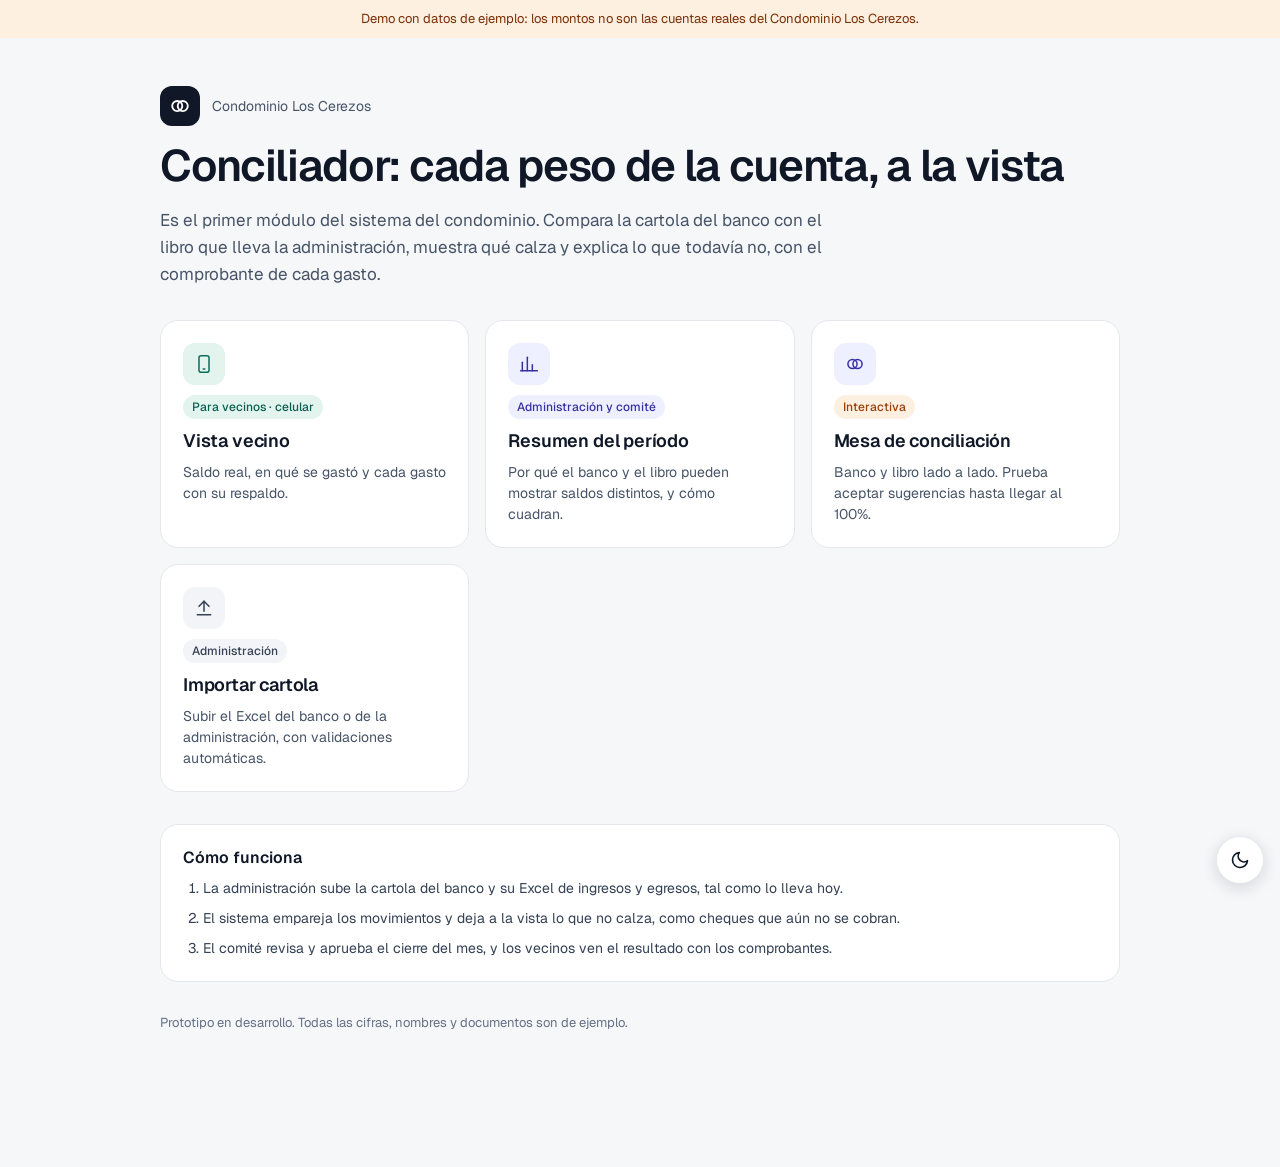
<file: docs/index.html>
<!doctype html>
<html lang="es">
<head>
<meta charset="utf-8">
<meta name="viewport" content="width=device-width, initial-scale=1">
<title>Condominio Los Cerezos · Conciliador (demo)</title>
<meta name="description" content="Demo del módulo de conciliación del sistema del Condominio Los Cerezos, con datos de ejemplo.">
<link rel="stylesheet" href="https://fonts.googleapis.com/css2?family=Geist:wght@400;500;600;700&amp;family=Geist+Mono:wght@400;500;600&amp;display=swap">
<link rel="stylesheet" href="assets/styles.css">
<script>(function(){var d=document.documentElement,t=null;try{t=localStorage.getItem('tema')}catch(e){}if(t!=='light'&&t!=='dark'){t=window.matchMedia&&matchMedia('(prefers-color-scheme: dark)').matches?'dark':'light'}d.setAttribute('data-theme',t)})();</script>
<style>
.card { display: flex; flex-direction: column; gap: 10px; padding: 22px; border-radius: 18px; background: var(--surface); border: 1px solid var(--border); color: var(--text); transition: border-color 0.15s ease, transform 0.15s ease; }
.card:hover { border-color: #4F46E5; color: var(--text); transform: translateY(-2px); }
.card:focus-visible { outline: 2px solid #4F46E5; outline-offset: 2px; }
.icon { width: 42px; height: 42px; border-radius: 12px; display: flex; align-items: center; justify-content: center; }
.tag { align-self: flex-start; display: inline-flex; align-items: center; height: 24px; padding: 0 9px; border-radius: 999px; font-size: 12px; font-weight: 500; }
</style>
</head>
<body>
<div class="demo-banner" role="note"><span>Demo con datos de ejemplo: los montos no son las cuentas reales del Condominio Los Cerezos.</span></div>

<main style="max-width: 960px; margin: 0 auto; padding: 48px 20px 64px; display: flex; flex-direction: column; gap: 32px">

<header style="display: flex; flex-direction: column; gap: 16px">
<div style="display: flex; align-items: center; gap: 12px">
<div style="width: 40px; height: 40px; border-radius: 12px; background: var(--ink); display: flex; align-items: center; justify-content: center; color: var(--on-ink)">
<svg width="22" height="22" viewBox="0 0 24 24" fill="none" stroke="currentColor" stroke-width="2" aria-hidden="true"><circle cx="9" cy="12" r="5.5"></circle><circle cx="15" cy="12" r="5.5"></circle></svg>
</div>
<span style="font-size: 14px; color: var(--text-3)">Condominio Los Cerezos</span>
</div>
<h1 style="margin: 0; font-size: clamp(30px, 5vw, 44px); font-weight: 600; letter-spacing: -0.03em; line-height: 1.1">Conciliador: cada peso de la cuenta, a la vista</h1>
<p style="margin: 0; max-width: 680px; font-size: 17px; line-height: 1.6; color: var(--text-3)">Es el primer módulo del sistema del condominio. Compara la cartola del banco con el libro que lleva la administración, muestra qué calza y explica lo que todavía no, con el comprobante de cada gasto.</p>
</header>

<section aria-label="Pantallas de la demo" style="display: grid; grid-template-columns: repeat(auto-fit, minmax(260px, 1fr)); gap: 16px">

<a class="card" href="vecino.html">
<div class="icon" style="background: var(--ok-soft); color: var(--ok-text)"><svg width="20" height="20" viewBox="0 0 24 24" fill="none" stroke="currentColor" stroke-width="1.8" stroke-linecap="round" stroke-linejoin="round" aria-hidden="true"><rect x="6" y="2" width="12" height="20" rx="2.5"></rect><path d="M11 18h2"></path></svg></div>
<span class="tag" style="background: var(--ok-soft); color: var(--ok-strong)">Para vecinos · celular</span>
<span style="font-size: 18px; font-weight: 600; letter-spacing: -0.01em">Vista vecino</span>
<span style="font-size: 14px; line-height: 1.5; color: var(--text-3)">Saldo real, en qué se gastó y cada gasto con su respaldo.</span>
</a>

<a class="card" href="resumen.html">
<div class="icon" style="background: var(--accent-soft); color: var(--accent-strong)"><svg width="20" height="20" viewBox="0 0 24 24" fill="none" stroke="currentColor" stroke-width="1.8" stroke-linecap="round" stroke-linejoin="round" aria-hidden="true"><path d="M4 20V10"></path><path d="M10 20V4"></path><path d="M16 20v-7"></path><path d="M22 20H2"></path></svg></div>
<span class="tag" style="background: var(--accent-soft); color: var(--accent-strong)">Administración y comité</span>
<span style="font-size: 18px; font-weight: 600; letter-spacing: -0.01em">Resumen del período</span>
<span style="font-size: 14px; line-height: 1.5; color: var(--text-3)">Por qué el banco y el libro pueden mostrar saldos distintos, y cómo cuadran.</span>
</a>

<a class="card" href="conciliacion.html">
<div class="icon" style="background: var(--accent-soft); color: var(--accent-strong)"><svg width="20" height="20" viewBox="0 0 24 24" fill="none" stroke="currentColor" stroke-width="1.8" stroke-linecap="round" stroke-linejoin="round" aria-hidden="true"><circle cx="9" cy="12" r="5.5"></circle><circle cx="15" cy="12" r="5.5"></circle></svg></div>
<span class="tag" style="background: var(--warn-soft); color: var(--warn-strong)">Interactiva</span>
<span style="font-size: 18px; font-weight: 600; letter-spacing: -0.01em">Mesa de conciliación</span>
<span style="font-size: 14px; line-height: 1.5; color: var(--text-3)">Banco y libro lado a lado. Prueba aceptar sugerencias hasta llegar al 100%.</span>
</a>

<a class="card" href="importar.html">
<div class="icon" style="background: var(--subtle); color: var(--text-2)"><svg width="20" height="20" viewBox="0 0 24 24" fill="none" stroke="currentColor" stroke-width="1.8" stroke-linecap="round" stroke-linejoin="round" aria-hidden="true"><path d="M12 16V4"></path><path d="m6 10 6-6 6 6"></path><path d="M4 20h16"></path></svg></div>
<span class="tag" style="background: var(--subtle); color: var(--text-2)">Administración</span>
<span style="font-size: 18px; font-weight: 600; letter-spacing: -0.01em">Importar cartola</span>
<span style="font-size: 14px; line-height: 1.5; color: var(--text-3)">Subir el Excel del banco o de la administración, con validaciones automáticas.</span>
</a>
</section>

<section style="display: flex; flex-direction: column; gap: 10px; padding: 22px; border-radius: 18px; background: var(--surface); border: 1px solid var(--border)">
<h2 style="margin: 0; font-size: 16px; font-weight: 600">Cómo funciona</h2>
<ol style="margin: 0; padding-left: 20px; display: flex; flex-direction: column; gap: 8px; font-size: 14px; line-height: 1.55; color: var(--text-2)">
<li>La administración sube la cartola del banco y su Excel de ingresos y egresos, tal como lo lleva hoy.</li>
<li>El sistema empareja los movimientos y deja a la vista lo que no calza, como cheques que aún no se cobran.</li>
<li>El comité revisa y aprueba el cierre del mes, y los vecinos ven el resultado con los comprobantes.</li>
</ol>
</section>

<p style="margin: 0; font-size: 13px; color: var(--muted)">Prototipo en desarrollo. Todas las cifras, nombres y documentos son de ejemplo.</p>
</main>
<script src="assets/theme.js"></script>
</body>
</html>
</file>
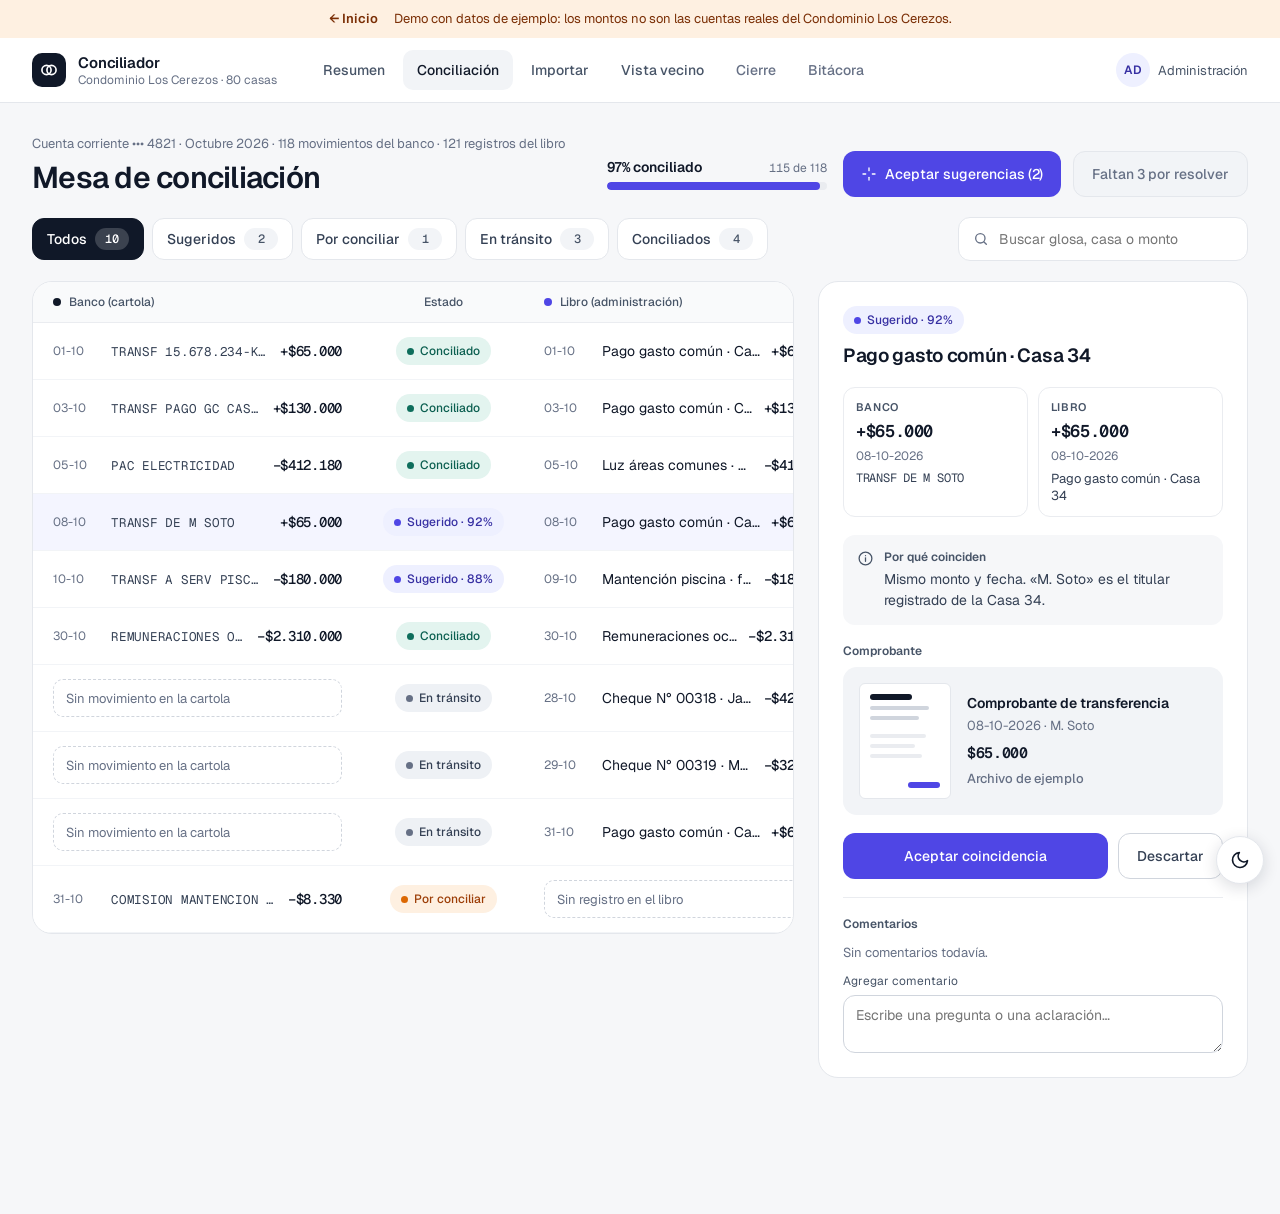
<file: docs/conciliacion.html>
<!doctype html>
<html lang="es">
<head>
<meta charset="utf-8">
<meta name="viewport" content="width=device-width, initial-scale=1">
<title>Los Cerezos · Mesa de conciliación</title>
<link rel="stylesheet" href="https://fonts.googleapis.com/css2?family=Geist:wght@400;500;600;700&amp;family=Geist+Mono:wght@400;500;600&amp;display=swap">
<link rel="stylesheet" href="assets/styles.css">
<script>(function(){var d=document.documentElement,t=null;try{t=localStorage.getItem('tema')}catch(e){}if(t!=='light'&&t!=='dark'){t=window.matchMedia&&matchMedia('(prefers-color-scheme: dark)').matches?'dark':'light'}d.setAttribute('data-theme',t)})();</script>
</head>
<body>
<div class="demo-banner" role="note"><a href="index.html">← Inicio</a><span>Demo con datos de ejemplo: los montos no son las cuentas reales del Condominio Los Cerezos.</span></div>
<div style="min-height: 100vh; background: var(--bg)">

<header style="background: var(--surface); border-bottom: 1px solid var(--border)">
<div style="max-width: 1360px; margin: 0 auto; padding: 12px 32px; display: flex; flex-wrap: wrap; align-items: center; gap: 12px 32px">
<div style="display: flex; align-items: center; gap: 12px">
<div style="width: 34px; height: 34px; border-radius: 10px; background: var(--ink); display: flex; align-items: center; justify-content: center; color: var(--on-ink)">
<svg width="20" height="20" viewBox="0 0 24 24" fill="none" stroke="currentColor" stroke-width="2" aria-hidden="true"><circle cx="9" cy="12" r="5.5"></circle><circle cx="15" cy="12" r="5.5"></circle></svg>
</div>
<div style="display: flex; flex-direction: column">
<span style="font-size: 15px; font-weight: 600; letter-spacing: -0.01em">Conciliador</span>
<span style="font-size: 12px; color: var(--muted)">Condominio Los Cerezos · 80 casas</span>
</div>
</div>
<nav aria-label="Principal" style="display: flex; flex-wrap: wrap; gap: 4px; flex: 1 1 auto">
<a href="resumen.html" style="display: inline-flex; align-items: center; height: 40px; padding: 0 14px; border-radius: 10px; color: var(--text-3); font-size: 14px; font-weight: 500">Resumen</a>
<a href="conciliacion.html" aria-current="page" style="display: inline-flex; align-items: center; height: 40px; padding: 0 14px; border-radius: 10px; background: var(--subtle); color: var(--text); font-size: 14px; font-weight: 500">Conciliación</a>
<a href="importar.html" style="display: inline-flex; align-items: center; height: 40px; padding: 0 14px; border-radius: 10px; color: var(--text-3); font-size: 14px; font-weight: 500">Importar</a>
<a href="vecino.html" style="display: inline-flex; align-items: center; height: 40px; padding: 0 14px; border-radius: 10px; color: var(--text-3); font-size: 14px; font-weight: 500">Vista vecino</a>
<span style="display: inline-flex; align-items: center; height: 40px; padding: 0 14px; color: var(--muted); font-size: 14px; font-weight: 500">Cierre</span>
<span style="display: inline-flex; align-items: center; height: 40px; padding: 0 14px; color: var(--muted); font-size: 14px; font-weight: 500">Bitácora</span>
</nav>
<div style="display: flex; align-items: center; gap: 8px">
<div style="width: 34px; height: 34px; border-radius: 999px; background: var(--accent-soft); color: var(--accent-strong); display: flex; align-items: center; justify-content: center; font-size: 12px; font-weight: 600">AD</div>
<span style="font-size: 13px; color: var(--text-3)">Administración</span>
</div>
</div>
</header>

<main style="max-width: 1360px; margin: 0 auto; padding: 32px 32px 64px; display: flex; flex-direction: column; gap: 20px">

<div style="display: flex; flex-wrap: wrap; align-items: flex-end; justify-content: space-between; gap: 20px">
<div style="display: flex; flex-direction: column; gap: 6px">
<span style="font-size: 13px; color: var(--muted)">Cuenta corriente ••• 4821 · Octubre 2026 · 118 movimientos del banco · 121 registros del libro</span>
<h1 style="margin: 0; font-size: 30px; font-weight: 600; letter-spacing: -0.025em">Mesa de conciliación</h1>
</div>
<div style="display: flex; flex-wrap: wrap; align-items: center; gap: 16px">
<div style="display: flex; flex-direction: column; gap: 6px; min-width: 220px">
<div style="display: flex; justify-content: space-between; align-items: baseline; gap: 12px">
<span style="font-size: 14px; font-weight: 600"><span class="num" id="pct">97%</span> conciliado</span>
<span style="font-size: 12px; color: var(--muted)"><span class="num" id="conc">115</span> de 118</span>
</div>
<div style="height: 8px; border-radius: 999px; background: var(--track); overflow: hidden">
<div id="bar" style="height: 8px; border-radius: 999px; background: #4F46E5; width: 97%; transition: width 0.3s ease"></div>
</div>
</div>
<div id="actions" style="display: flex; flex-wrap: wrap; gap: 12px" aria-live="polite"></div>
</div>
</div>

<div style="display: flex; flex-wrap: wrap; align-items: center; justify-content: space-between; gap: 12px">
<div id="filters" role="group" aria-label="Filtrar por estado" style="display: flex; flex-wrap: wrap; gap: 8px"></div>
<label style="display: flex; align-items: center; gap: 8px; height: 42px; padding: 0 14px; border-radius: 12px; border: 1px solid var(--border); background: var(--surface); min-width: 260px; color: var(--muted)">
<svg width="16" height="16" viewBox="0 0 24 24" fill="none" stroke="currentColor" stroke-width="2" stroke-linecap="round" stroke-linejoin="round" aria-hidden="true"><circle cx="11" cy="11" r="7"></circle><path d="m20 20-3.5-3.5"></path></svg>
<span class="sr-only">Buscar movimiento</span>
<input id="search" type="search" placeholder="Buscar glosa, casa o monto" style="border: 0; outline: none; background: transparent; font-size: 14px; color: var(--text); flex: 1; min-width: 0">
</label>
</div>

<div style="display: flex; flex-wrap: wrap; gap: 24px; align-items: flex-start">

<section aria-label="Movimientos" style="flex: 999 1 640px; min-width: 0; background: var(--surface); border: 1px solid var(--border); border-radius: 20px; overflow: hidden">
<div style="overflow-x: auto">
<div style="min-width: 820px">
<div class="mov-grid" style="padding: 12px 20px; background: var(--surface-3); border-bottom: 1px solid var(--border-soft); font-size: 12px; font-weight: 500; color: var(--text-3)">
<span style="display: flex; align-items: center; gap: 8px"><span style="width: 8px; height: 8px; border-radius: 999px; background: var(--ink)"></span>Banco (cartola)</span>
<span style="text-align: center">Estado</span>
<span style="display: flex; align-items: center; gap: 8px"><span style="width: 8px; height: 8px; border-radius: 999px; background: #4F46E5"></span>Libro (administración)</span>
</div>
<div id="rows"></div>
</div>
</div>
</section>

<aside aria-label="Detalle del movimiento" style="flex: 1 1 380px; min-width: 0; background: var(--surface); border: 1px solid var(--border); border-radius: 20px; padding: 24px; display: flex; flex-direction: column; gap: 18px">
<div id="detail" style="display: flex; flex-direction: column; gap: 18px" aria-live="polite"></div>
<div style="height: 1px; background: var(--track)"></div>
<div style="display: flex; flex-direction: column; gap: 12px">
<span style="font-size: 12px; font-weight: 600; color: var(--text-3)">Comentarios</span>
<div id="comments" style="display: flex; flex-direction: column; gap: 12px"></div>
<label style="display: flex; flex-direction: column; gap: 6px">
<span style="font-size: 12px; color: var(--text-3)">Agregar comentario</span>
<textarea rows="2" placeholder="Escribe una pregunta o una aclaración…" style="resize: vertical; border: 1px solid var(--border-strong); border-radius: 12px; padding: 10px 12px; font-size: 14px; color: var(--text)"></textarea>
</label>
</div>
</aside>
</div>

</main>
</div>
<script src="assets/conciliacion.js"></script>
<script src="assets/theme.js"></script>
</body>
</html>
</file>
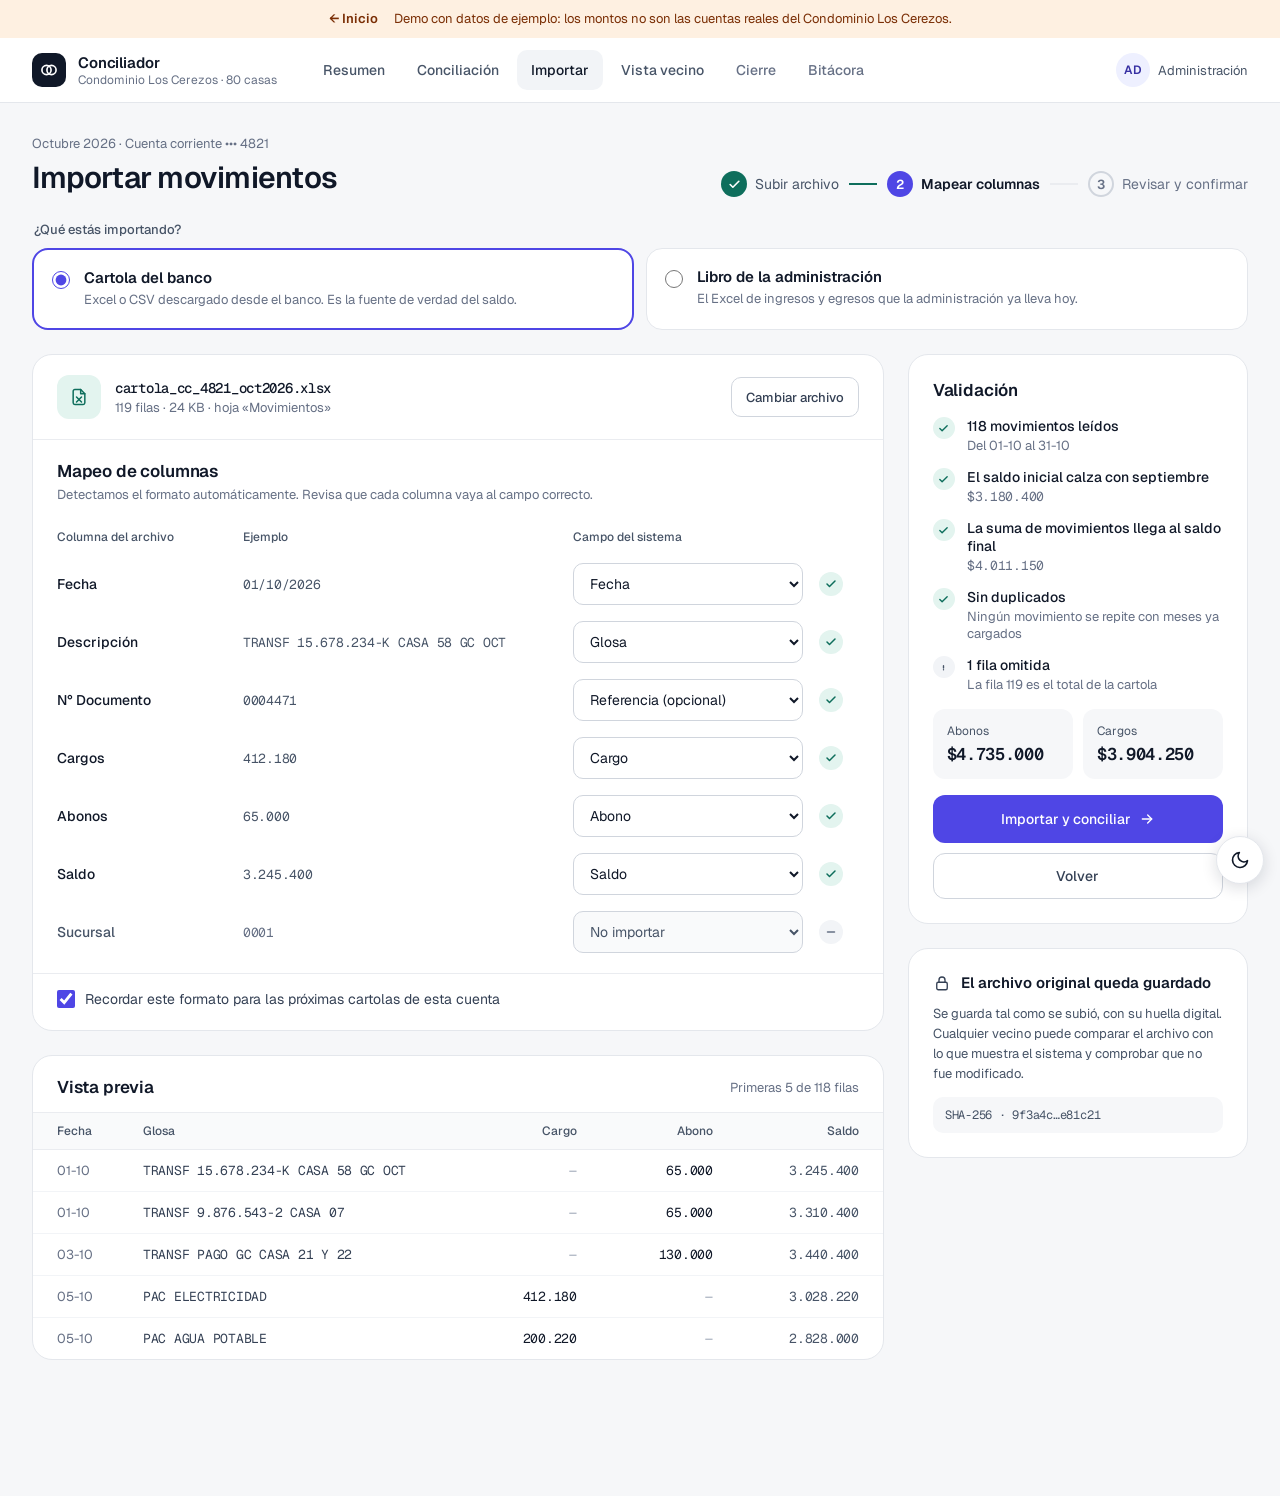
<file: docs/importar.html>
<!doctype html>
<html lang="es">
<head>
<meta charset="utf-8">
<meta name="viewport" content="width=device-width, initial-scale=1">
<title>Los Cerezos · Importar cartola</title>
<link rel="stylesheet" href="https://fonts.googleapis.com/css2?family=Geist:wght@400;500;600;700&amp;family=Geist+Mono:wght@400;500;600&amp;display=swap">
<link rel="stylesheet" href="assets/styles.css">
<script>(function(){var d=document.documentElement,t=null;try{t=localStorage.getItem('tema')}catch(e){}if(t!=='light'&&t!=='dark'){t=window.matchMedia&&matchMedia('(prefers-color-scheme: dark)').matches?'dark':'light'}d.setAttribute('data-theme',t)})();</script>
</head>
<body>
<div class="demo-banner" role="note"><a href="index.html">← Inicio</a><span>Demo con datos de ejemplo: los montos no son las cuentas reales del Condominio Los Cerezos.</span></div>
<div style="min-height: 100vh; background: var(--bg)">

<header style="background: var(--surface); border-bottom: 1px solid var(--border)">
<div style="max-width: 1360px; margin: 0 auto; padding: 12px 32px; display: flex; flex-wrap: wrap; align-items: center; gap: 12px 32px">
<div style="display: flex; align-items: center; gap: 12px">
<div style="width: 34px; height: 34px; border-radius: 10px; background: var(--ink); display: flex; align-items: center; justify-content: center; color: var(--on-ink)">
<svg width="20" height="20" viewBox="0 0 24 24" fill="none" stroke="currentColor" stroke-width="2" aria-hidden="true"><circle cx="9" cy="12" r="5.5"></circle><circle cx="15" cy="12" r="5.5"></circle></svg>
</div>
<div style="display: flex; flex-direction: column">
<span style="font-size: 15px; font-weight: 600; letter-spacing: -0.01em">Conciliador</span>
<span style="font-size: 12px; color: var(--muted)">Condominio Los Cerezos · 80 casas</span>
</div>
</div>
<nav aria-label="Principal" style="display: flex; flex-wrap: wrap; gap: 4px; flex: 1 1 auto">
<a href="resumen.html" style="display: inline-flex; align-items: center; height: 40px; padding: 0 14px; border-radius: 10px; color: var(--text-3); font-size: 14px; font-weight: 500">Resumen</a>
<a href="conciliacion.html" style="display: inline-flex; align-items: center; height: 40px; padding: 0 14px; border-radius: 10px; color: var(--text-3); font-size: 14px; font-weight: 500">Conciliación</a>
<a href="importar.html" aria-current="page" style="display: inline-flex; align-items: center; height: 40px; padding: 0 14px; border-radius: 10px; background: var(--subtle); color: var(--text); font-size: 14px; font-weight: 500">Importar</a>
<a href="vecino.html" style="display: inline-flex; align-items: center; height: 40px; padding: 0 14px; border-radius: 10px; color: var(--text-3); font-size: 14px; font-weight: 500">Vista vecino</a>
<span style="display: inline-flex; align-items: center; height: 40px; padding: 0 14px; color: var(--muted); font-size: 14px; font-weight: 500">Cierre</span>
<span style="display: inline-flex; align-items: center; height: 40px; padding: 0 14px; color: var(--muted); font-size: 14px; font-weight: 500">Bitácora</span>
</nav>
<div style="display: flex; align-items: center; gap: 8px">
<div style="width: 34px; height: 34px; border-radius: 999px; background: var(--accent-soft); color: var(--accent-strong); display: flex; align-items: center; justify-content: center; font-size: 12px; font-weight: 600">AD</div>
<span style="font-size: 13px; color: var(--text-3)">Administración</span>
</div>
</div>
</header>

<main style="max-width: 1360px; margin: 0 auto; padding: 32px 32px 64px; display: flex; flex-direction: column; gap: 24px">

<div style="display: flex; flex-wrap: wrap; align-items: flex-end; justify-content: space-between; gap: 20px">
<div style="display: flex; flex-direction: column; gap: 6px">
<span style="font-size: 13px; color: var(--muted)">Octubre 2026 · Cuenta corriente ••• 4821</span>
<h1 style="margin: 0; font-size: 30px; font-weight: 600; letter-spacing: -0.025em">Importar movimientos</h1>
</div>
<ol aria-label="Pasos" style="margin: 0; padding: 0; list-style: none; display: flex; flex-wrap: wrap; align-items: center; gap: 10px">
<li style="display: flex; align-items: center; gap: 8px">
<span style="width: 26px; height: 26px; border-radius: 999px; background: #0E6E5C; color: var(--on-ink); display: flex; align-items: center; justify-content: center"><svg width="13" height="13" viewBox="0 0 24 24" fill="none" stroke="currentColor" stroke-width="3" stroke-linecap="round" stroke-linejoin="round" aria-hidden="true"><path d="M20 6 9 17l-5-5"></path></svg></span>
<span style="font-size: 14px; color: var(--text-3)">Subir archivo</span>
</li>
<li aria-hidden="true" style="width: 28px; height: 2px; background: #0E6E5C"></li>
<li aria-current="step" style="display: flex; align-items: center; gap: 8px">
<span style="width: 26px; height: 26px; border-radius: 999px; background: #4F46E5; color: var(--on-ink); display: flex; align-items: center; justify-content: center; font-size: 13px; font-weight: 600">2</span>
<span style="font-size: 14px; font-weight: 600; color: var(--text)">Mapear columnas</span>
</li>
<li aria-hidden="true" style="width: 28px; height: 2px; background: var(--track)"></li>
<li style="display: flex; align-items: center; gap: 8px">
<span style="width: 26px; height: 26px; border-radius: 999px; border: 2px solid var(--border-strong); box-sizing: border-box; color: var(--muted); display: flex; align-items: center; justify-content: center; font-size: 13px; font-weight: 600">3</span>
<span style="font-size: 14px; color: var(--muted)">Revisar y confirmar</span>
</li>
</ol>
</div>

<fieldset style="margin: 0; padding: 0; border: 0; display: grid; grid-template-columns: repeat(auto-fit, minmax(280px, 1fr)); gap: 12px">
<legend style="font-size: 13px; font-weight: 500; color: var(--text-3); margin-bottom: 10px">¿Qué estás importando?</legend>
<label style="display: flex; gap: 14px; align-items: flex-start; padding: 18px; border-radius: 16px; border: 2px solid #4F46E5; background: var(--surface); cursor: pointer">
<input type="radio" name="fuente" checked="checked" style="margin: 3px 0 0; width: 18px; height: 18px; accent-color: #4F46E5">
<span style="display: flex; flex-direction: column; gap: 4px">
<span style="font-size: 15px; font-weight: 600">Cartola del banco</span>
<span style="font-size: 13px; color: var(--muted); line-height: 1.45">Excel o CSV descargado desde el banco. Es la fuente de verdad del saldo.</span>
</span>
</label>
<label style="display: flex; gap: 14px; align-items: flex-start; padding: 18px; border-radius: 16px; border: 1px solid var(--border); background: var(--surface); cursor: pointer">
<input type="radio" name="fuente" style="margin: 3px 0 0; width: 18px; height: 18px; accent-color: #4F46E5">
<span style="display: flex; flex-direction: column; gap: 4px">
<span style="font-size: 15px; font-weight: 600">Libro de la administración</span>
<span style="font-size: 13px; color: var(--muted); line-height: 1.45">El Excel de ingresos y egresos que la administración ya lleva hoy.</span>
</span>
</label>
</fieldset>

<div style="display: flex; flex-wrap: wrap; gap: 24px; align-items: flex-start">

<div style="flex: 999 1 640px; min-width: 0; display: flex; flex-direction: column; gap: 24px">

<section aria-labelledby="mapeo-titulo" style="background: var(--surface); border: 1px solid var(--border); border-radius: 20px; overflow: hidden">
<div style="display: flex; flex-wrap: wrap; align-items: center; justify-content: space-between; gap: 12px; padding: 20px 24px; border-bottom: 1px solid var(--border-soft)">
<div style="display: flex; align-items: center; gap: 14px; min-width: 0">
<div style="width: 44px; height: 44px; flex: none; border-radius: 12px; background: var(--ok-soft); color: var(--ok-text); display: flex; align-items: center; justify-content: center">
<svg width="20" height="20" viewBox="0 0 24 24" fill="none" stroke="currentColor" stroke-width="1.8" stroke-linecap="round" stroke-linejoin="round" aria-hidden="true"><path d="M14 3H7a2 2 0 0 0-2 2v14a2 2 0 0 0 2 2h10a2 2 0 0 0 2-2V8z"></path><path d="M14 3v5h5"></path><path d="m9 12 6 6"></path><path d="m15 12-6 6"></path></svg>
</div>
<div style="display: flex; flex-direction: column; gap: 2px; min-width: 0">
<span class="num" style="font-size: 14px; font-weight: 500; overflow: hidden; text-overflow: ellipsis; white-space: nowrap">cartola_cc_4821_oct2026.xlsx</span>
<span style="font-size: 13px; color: var(--muted)">119 filas · 24 KB · hoja «Movimientos»</span>
</div>
</div>
<button type="button" style="height: 40px; padding: 0 14px; border-radius: 10px; border: 1px solid var(--border-strong); background: var(--surface); color: var(--text-2); font-size: 13px; font-weight: 500; cursor: pointer">Cambiar archivo</button>
</div>

<div style="padding: 20px 24px 8px; display: flex; flex-direction: column; gap: 4px">
<h2 id="mapeo-titulo" style="margin: 0; font-size: 17px; font-weight: 600; letter-spacing: -0.01em">Mapeo de columnas</h2>
<span style="font-size: 13px; color: var(--muted)">Detectamos el formato automáticamente. Revisa que cada columna vaya al campo correcto.</span>
</div>

<div style="overflow-x: auto">
<div style="min-width: 640px; padding: 8px 0 12px">
<div style="display: grid; grid-template-columns: 170px minmax(0, 1fr) 230px 40px; gap: 16px; padding: 10px 24px; font-size: 12px; font-weight: 500; color: var(--text-3)">
<span>Columna del archivo</span><span>Ejemplo</span><span>Campo del sistema</span><span></span>
</div>

<div style="display: grid; grid-template-columns: 170px minmax(0, 1fr) 230px 40px; gap: 16px; padding: 8px 24px; align-items: center">
<span style="font-size: 14px; font-weight: 500">Fecha</span>
<span class="num" style="font-size: 13px; color: var(--text-3)">01/10/2026</span>
<label style="display: block"><span style="position: absolute; width: 1px; height: 1px; overflow: hidden; clip: rect(0 0 0 0)">Campo para Fecha</span><select style="width: 100%; height: 42px; padding: 0 12px; border-radius: 10px; border: 1px solid var(--border-strong); background: var(--surface); font-size: 14px; color: var(--text)"><option selected="selected">Fecha</option><option>Glosa</option><option>No importar</option></select></label>
<span style="width: 24px; height: 24px; border-radius: 999px; background: var(--ok-soft); color: var(--ok-text); display: flex; align-items: center; justify-content: center" aria-label="Correcto" role="img"><svg width="12" height="12" viewBox="0 0 24 24" fill="none" stroke="currentColor" stroke-width="3" stroke-linecap="round" stroke-linejoin="round" aria-hidden="true"><path d="M20 6 9 17l-5-5"></path></svg></span>
</div>

<div style="display: grid; grid-template-columns: 170px minmax(0, 1fr) 230px 40px; gap: 16px; padding: 8px 24px; align-items: center">
<span style="font-size: 14px; font-weight: 500">Descripción</span>
<span class="num" style="font-size: 13px; color: var(--text-3); overflow: hidden; text-overflow: ellipsis; white-space: nowrap">TRANSF 15.678.234-K CASA 58 GC OCT</span>
<label style="display: block"><span style="position: absolute; width: 1px; height: 1px; overflow: hidden; clip: rect(0 0 0 0)">Campo para Descripción</span><select style="width: 100%; height: 42px; padding: 0 12px; border-radius: 10px; border: 1px solid var(--border-strong); background: var(--surface); font-size: 14px; color: var(--text)"><option selected="selected">Glosa</option><option>Referencia</option><option>No importar</option></select></label>
<span style="width: 24px; height: 24px; border-radius: 999px; background: var(--ok-soft); color: var(--ok-text); display: flex; align-items: center; justify-content: center" aria-label="Correcto" role="img"><svg width="12" height="12" viewBox="0 0 24 24" fill="none" stroke="currentColor" stroke-width="3" stroke-linecap="round" stroke-linejoin="round" aria-hidden="true"><path d="M20 6 9 17l-5-5"></path></svg></span>
</div>

<div style="display: grid; grid-template-columns: 170px minmax(0, 1fr) 230px 40px; gap: 16px; padding: 8px 24px; align-items: center">
<span style="font-size: 14px; font-weight: 500">N° Documento</span>
<span class="num" style="font-size: 13px; color: var(--text-3)">0004471</span>
<label style="display: block"><span style="position: absolute; width: 1px; height: 1px; overflow: hidden; clip: rect(0 0 0 0)">Campo para N° Documento</span><select style="width: 100%; height: 42px; padding: 0 12px; border-radius: 10px; border: 1px solid var(--border-strong); background: var(--surface); font-size: 14px; color: var(--text)"><option selected="selected">Referencia (opcional)</option><option>No importar</option></select></label>
<span style="width: 24px; height: 24px; border-radius: 999px; background: var(--ok-soft); color: var(--ok-text); display: flex; align-items: center; justify-content: center" aria-label="Correcto" role="img"><svg width="12" height="12" viewBox="0 0 24 24" fill="none" stroke="currentColor" stroke-width="3" stroke-linecap="round" stroke-linejoin="round" aria-hidden="true"><path d="M20 6 9 17l-5-5"></path></svg></span>
</div>

<div style="display: grid; grid-template-columns: 170px minmax(0, 1fr) 230px 40px; gap: 16px; padding: 8px 24px; align-items: center">
<span style="font-size: 14px; font-weight: 500">Cargos</span>
<span class="num" style="font-size: 13px; color: var(--text-3)">412.180</span>
<label style="display: block"><span style="position: absolute; width: 1px; height: 1px; overflow: hidden; clip: rect(0 0 0 0)">Campo para Cargos</span><select style="width: 100%; height: 42px; padding: 0 12px; border-radius: 10px; border: 1px solid var(--border-strong); background: var(--surface); font-size: 14px; color: var(--text)"><option selected="selected">Cargo</option><option>Abono</option><option>No importar</option></select></label>
<span style="width: 24px; height: 24px; border-radius: 999px; background: var(--ok-soft); color: var(--ok-text); display: flex; align-items: center; justify-content: center" aria-label="Correcto" role="img"><svg width="12" height="12" viewBox="0 0 24 24" fill="none" stroke="currentColor" stroke-width="3" stroke-linecap="round" stroke-linejoin="round" aria-hidden="true"><path d="M20 6 9 17l-5-5"></path></svg></span>
</div>

<div style="display: grid; grid-template-columns: 170px minmax(0, 1fr) 230px 40px; gap: 16px; padding: 8px 24px; align-items: center">
<span style="font-size: 14px; font-weight: 500">Abonos</span>
<span class="num" style="font-size: 13px; color: var(--text-3)">65.000</span>
<label style="display: block"><span style="position: absolute; width: 1px; height: 1px; overflow: hidden; clip: rect(0 0 0 0)">Campo para Abonos</span><select style="width: 100%; height: 42px; padding: 0 12px; border-radius: 10px; border: 1px solid var(--border-strong); background: var(--surface); font-size: 14px; color: var(--text)"><option selected="selected">Abono</option><option>Cargo</option><option>No importar</option></select></label>
<span style="width: 24px; height: 24px; border-radius: 999px; background: var(--ok-soft); color: var(--ok-text); display: flex; align-items: center; justify-content: center" aria-label="Correcto" role="img"><svg width="12" height="12" viewBox="0 0 24 24" fill="none" stroke="currentColor" stroke-width="3" stroke-linecap="round" stroke-linejoin="round" aria-hidden="true"><path d="M20 6 9 17l-5-5"></path></svg></span>
</div>

<div style="display: grid; grid-template-columns: 170px minmax(0, 1fr) 230px 40px; gap: 16px; padding: 8px 24px; align-items: center">
<span style="font-size: 14px; font-weight: 500">Saldo</span>
<span class="num" style="font-size: 13px; color: var(--text-3)">3.245.400</span>
<label style="display: block"><span style="position: absolute; width: 1px; height: 1px; overflow: hidden; clip: rect(0 0 0 0)">Campo para Saldo</span><select style="width: 100%; height: 42px; padding: 0 12px; border-radius: 10px; border: 1px solid var(--border-strong); background: var(--surface); font-size: 14px; color: var(--text)"><option selected="selected">Saldo</option><option>No importar</option></select></label>
<span style="width: 24px; height: 24px; border-radius: 999px; background: var(--ok-soft); color: var(--ok-text); display: flex; align-items: center; justify-content: center" aria-label="Correcto" role="img"><svg width="12" height="12" viewBox="0 0 24 24" fill="none" stroke="currentColor" stroke-width="3" stroke-linecap="round" stroke-linejoin="round" aria-hidden="true"><path d="M20 6 9 17l-5-5"></path></svg></span>
</div>

<div style="display: grid; grid-template-columns: 170px minmax(0, 1fr) 230px 40px; gap: 16px; padding: 8px 24px; align-items: center">
<span style="font-size: 14px; font-weight: 500; color: var(--text-3)">Sucursal</span>
<span class="num" style="font-size: 13px; color: var(--muted)">0001</span>
<label style="display: block"><span style="position: absolute; width: 1px; height: 1px; overflow: hidden; clip: rect(0 0 0 0)">Campo para Sucursal</span><select style="width: 100%; height: 42px; padding: 0 12px; border-radius: 10px; border: 1px solid var(--border-strong); background: var(--surface-3); font-size: 14px; color: var(--text-3)"><option selected="selected">No importar</option><option>Referencia</option></select></label>
<span style="width: 24px; height: 24px; border-radius: 999px; background: var(--subtle); color: var(--muted); display: flex; align-items: center; justify-content: center" aria-label="Se omite" role="img"><svg width="12" height="12" viewBox="0 0 24 24" fill="none" stroke="currentColor" stroke-width="3" stroke-linecap="round" stroke-linejoin="round" aria-hidden="true"><path d="M5 12h14"></path></svg></span>
</div>
</div>
</div>

<label style="display: flex; align-items: center; gap: 10px; padding: 16px 24px 22px; border-top: 1px solid var(--border-soft); font-size: 14px; color: var(--text-2); cursor: pointer">
<input type="checkbox" checked="checked" style="width: 18px; height: 18px; margin: 0; accent-color: #4F46E5">
Recordar este formato para las próximas cartolas de esta cuenta
</label>
</section>

<section aria-labelledby="preview-titulo" style="background: var(--surface); border: 1px solid var(--border); border-radius: 20px; overflow: hidden">
<div style="display: flex; flex-wrap: wrap; align-items: center; justify-content: space-between; gap: 12px; padding: 20px 24px 14px">
<h2 id="preview-titulo" style="margin: 0; font-size: 17px; font-weight: 600; letter-spacing: -0.01em">Vista previa</h2>
<span style="font-size: 13px; color: var(--muted)">Primeras 5 de 118 filas</span>
</div>
<div style="overflow-x: auto">
<div style="min-width: 640px">
<div style="display: grid; grid-template-columns: 70px minmax(0, 1fr) 120px 120px 130px; gap: 16px; padding: 10px 24px; background: var(--surface-3); border-top: 1px solid var(--border-soft); border-bottom: 1px solid var(--border-soft); font-size: 12px; font-weight: 500; color: var(--text-3)">
<span>Fecha</span><span>Glosa</span><span style="text-align: right">Cargo</span><span style="text-align: right">Abono</span><span style="text-align: right">Saldo</span>
</div>
<div style="display: grid; grid-template-columns: 70px minmax(0, 1fr) 120px 120px 130px; gap: 16px; padding: 12px 24px; border-bottom: 1px solid var(--border-faint); font-size: 13px; align-items: center">
<span style="color: var(--muted)">01-10</span><span class="num" style="color: var(--text-2); overflow: hidden; text-overflow: ellipsis; white-space: nowrap">TRANSF 15.678.234-K CASA 58 GC OCT</span><span class="num" style="text-align: right; color: var(--dim)">—</span><span class="num" style="text-align: right">65.000</span><span class="num" style="text-align: right; color: var(--text-3)">3.245.400</span>
</div>
<div style="display: grid; grid-template-columns: 70px minmax(0, 1fr) 120px 120px 130px; gap: 16px; padding: 12px 24px; border-bottom: 1px solid var(--border-faint); font-size: 13px; align-items: center">
<span style="color: var(--muted)">01-10</span><span class="num" style="color: var(--text-2); overflow: hidden; text-overflow: ellipsis; white-space: nowrap">TRANSF 9.876.543-2 CASA 07</span><span class="num" style="text-align: right; color: var(--dim)">—</span><span class="num" style="text-align: right">65.000</span><span class="num" style="text-align: right; color: var(--text-3)">3.310.400</span>
</div>
<div style="display: grid; grid-template-columns: 70px minmax(0, 1fr) 120px 120px 130px; gap: 16px; padding: 12px 24px; border-bottom: 1px solid var(--border-faint); font-size: 13px; align-items: center">
<span style="color: var(--muted)">03-10</span><span class="num" style="color: var(--text-2); overflow: hidden; text-overflow: ellipsis; white-space: nowrap">TRANSF PAGO GC CASA 21 Y 22</span><span class="num" style="text-align: right; color: var(--dim)">—</span><span class="num" style="text-align: right">130.000</span><span class="num" style="text-align: right; color: var(--text-3)">3.440.400</span>
</div>
<div style="display: grid; grid-template-columns: 70px minmax(0, 1fr) 120px 120px 130px; gap: 16px; padding: 12px 24px; border-bottom: 1px solid var(--border-faint); font-size: 13px; align-items: center">
<span style="color: var(--muted)">05-10</span><span class="num" style="color: var(--text-2); overflow: hidden; text-overflow: ellipsis; white-space: nowrap">PAC ELECTRICIDAD</span><span class="num" style="text-align: right">412.180</span><span class="num" style="text-align: right; color: var(--dim)">—</span><span class="num" style="text-align: right; color: var(--text-3)">3.028.220</span>
</div>
<div style="display: grid; grid-template-columns: 70px minmax(0, 1fr) 120px 120px 130px; gap: 16px; padding: 12px 24px; font-size: 13px; align-items: center">
<span style="color: var(--muted)">05-10</span><span class="num" style="color: var(--text-2); overflow: hidden; text-overflow: ellipsis; white-space: nowrap">PAC AGUA POTABLE</span><span class="num" style="text-align: right">200.220</span><span class="num" style="text-align: right; color: var(--dim)">—</span><span class="num" style="text-align: right; color: var(--text-3)">2.828.000</span>
</div>
</div>
</div>
</section>
</div>

<aside style="flex: 1 1 340px; min-width: 0; display: flex; flex-direction: column; gap: 24px">

<section aria-labelledby="valid-titulo" style="background: var(--surface); border: 1px solid var(--border); border-radius: 20px; padding: 24px; display: flex; flex-direction: column; gap: 16px">
<h2 id="valid-titulo" style="margin: 0; font-size: 17px; font-weight: 600; letter-spacing: -0.01em">Validación</h2>
<ul style="margin: 0; padding: 0; list-style: none; display: flex; flex-direction: column; gap: 14px">
<li style="display: flex; gap: 12px">
<span style="width: 22px; height: 22px; flex: none; border-radius: 999px; background: var(--ok-soft); color: var(--ok-text); display: flex; align-items: center; justify-content: center"><svg width="11" height="11" viewBox="0 0 24 24" fill="none" stroke="currentColor" stroke-width="3" stroke-linecap="round" stroke-linejoin="round" aria-hidden="true"><path d="M20 6 9 17l-5-5"></path></svg></span>
<span style="display: flex; flex-direction: column; gap: 2px"><span style="font-size: 14px; font-weight: 500">118 movimientos leídos</span><span style="font-size: 13px; color: var(--muted)">Del 01-10 al 31-10</span></span>
</li>
<li style="display: flex; gap: 12px">
<span style="width: 22px; height: 22px; flex: none; border-radius: 999px; background: var(--ok-soft); color: var(--ok-text); display: flex; align-items: center; justify-content: center"><svg width="11" height="11" viewBox="0 0 24 24" fill="none" stroke="currentColor" stroke-width="3" stroke-linecap="round" stroke-linejoin="round" aria-hidden="true"><path d="M20 6 9 17l-5-5"></path></svg></span>
<span style="display: flex; flex-direction: column; gap: 2px"><span style="font-size: 14px; font-weight: 500">El saldo inicial calza con septiembre</span><span class="num" style="font-size: 13px; color: var(--muted)">$3.180.400</span></span>
</li>
<li style="display: flex; gap: 12px">
<span style="width: 22px; height: 22px; flex: none; border-radius: 999px; background: var(--ok-soft); color: var(--ok-text); display: flex; align-items: center; justify-content: center"><svg width="11" height="11" viewBox="0 0 24 24" fill="none" stroke="currentColor" stroke-width="3" stroke-linecap="round" stroke-linejoin="round" aria-hidden="true"><path d="M20 6 9 17l-5-5"></path></svg></span>
<span style="display: flex; flex-direction: column; gap: 2px"><span style="font-size: 14px; font-weight: 500">La suma de movimientos llega al saldo final</span><span class="num" style="font-size: 13px; color: var(--muted)">$4.011.150</span></span>
</li>
<li style="display: flex; gap: 12px">
<span style="width: 22px; height: 22px; flex: none; border-radius: 999px; background: var(--ok-soft); color: var(--ok-text); display: flex; align-items: center; justify-content: center"><svg width="11" height="11" viewBox="0 0 24 24" fill="none" stroke="currentColor" stroke-width="3" stroke-linecap="round" stroke-linejoin="round" aria-hidden="true"><path d="M20 6 9 17l-5-5"></path></svg></span>
<span style="display: flex; flex-direction: column; gap: 2px"><span style="font-size: 14px; font-weight: 500">Sin duplicados</span><span style="font-size: 13px; color: var(--muted)">Ningún movimiento se repite con meses ya cargados</span></span>
</li>
<li style="display: flex; gap: 12px">
<span style="width: 22px; height: 22px; flex: none; border-radius: 999px; background: var(--subtle); color: var(--text-3); display: flex; align-items: center; justify-content: center"><svg width="11" height="11" viewBox="0 0 24 24" fill="none" stroke="currentColor" stroke-width="3" stroke-linecap="round" stroke-linejoin="round" aria-hidden="true"><path d="M12 8v5"></path><path d="M12 17h.01"></path></svg></span>
<span style="display: flex; flex-direction: column; gap: 2px"><span style="font-size: 14px; font-weight: 500">1 fila omitida</span><span style="font-size: 13px; color: var(--muted)">La fila 119 es el total de la cartola</span></span>
</li>
</ul>

<div style="display: grid; grid-template-columns: repeat(2, minmax(0, 1fr)); gap: 10px">
<div style="padding: 14px; border-radius: 12px; background: var(--bg); display: flex; flex-direction: column; gap: 4px">
<span style="font-size: 12px; color: var(--text-3)">Abonos</span>
<span class="num" style="font-size: 17px; font-weight: 600">$4.735.000</span>
</div>
<div style="padding: 14px; border-radius: 12px; background: var(--bg); display: flex; flex-direction: column; gap: 4px">
<span style="font-size: 12px; color: var(--text-3)">Cargos</span>
<span class="num" style="font-size: 17px; font-weight: 600">$3.904.250</span>
</div>
</div>

<div style="display: flex; flex-direction: column; gap: 10px">
<a href="conciliacion.html" style="display: flex; align-items: center; justify-content: center; gap: 8px; height: 48px; border-radius: 12px; background: #4F46E5; color: var(--on-ink); font-size: 14px; font-weight: 500">
Importar y conciliar
<svg width="16" height="16" viewBox="0 0 24 24" fill="none" stroke="currentColor" stroke-width="2" stroke-linecap="round" stroke-linejoin="round" aria-hidden="true"><path d="M5 12h14"></path><path d="m13 6 6 6-6 6"></path></svg>
</a>
<button type="button" style="height: 46px; border-radius: 12px; border: 1px solid var(--border-strong); background: var(--surface); color: var(--text-2); font-size: 14px; font-weight: 500; cursor: pointer">Volver</button>
</div>
</section>

<section aria-labelledby="original-titulo" style="background: var(--surface); border: 1px solid var(--border); border-radius: 20px; padding: 24px; display: flex; flex-direction: column; gap: 12px">
<div style="display: flex; align-items: center; gap: 10px">
<svg width="18" height="18" viewBox="0 0 24 24" fill="none" stroke="currentColor" stroke-width="1.8" stroke-linecap="round" stroke-linejoin="round" aria-hidden="true" style="color: var(--text-2)"><rect x="5" y="11" width="14" height="10" rx="2"></rect><path d="M8 11V8a4 4 0 0 1 8 0v3"></path></svg>
<h2 id="original-titulo" style="margin: 0; font-size: 15px; font-weight: 600">El archivo original queda guardado</h2>
</div>
<p style="margin: 0; font-size: 13px; line-height: 1.55; color: var(--text-3)">Se guarda tal como se subió, con su huella digital. Cualquier vecino puede comparar el archivo con lo que muestra el sistema y comprobar que no fue modificado.</p>
<span class="num" style="font-size: 12px; color: var(--text-3); padding: 10px 12px; border-radius: 10px; background: var(--bg); word-break: break-all">SHA-256 · 9f3a4c…e81c21</span>
</section>
</aside>
</div>

</main>
</div>
<script src="assets/theme.js"></script>
</body>
</html>
</file>
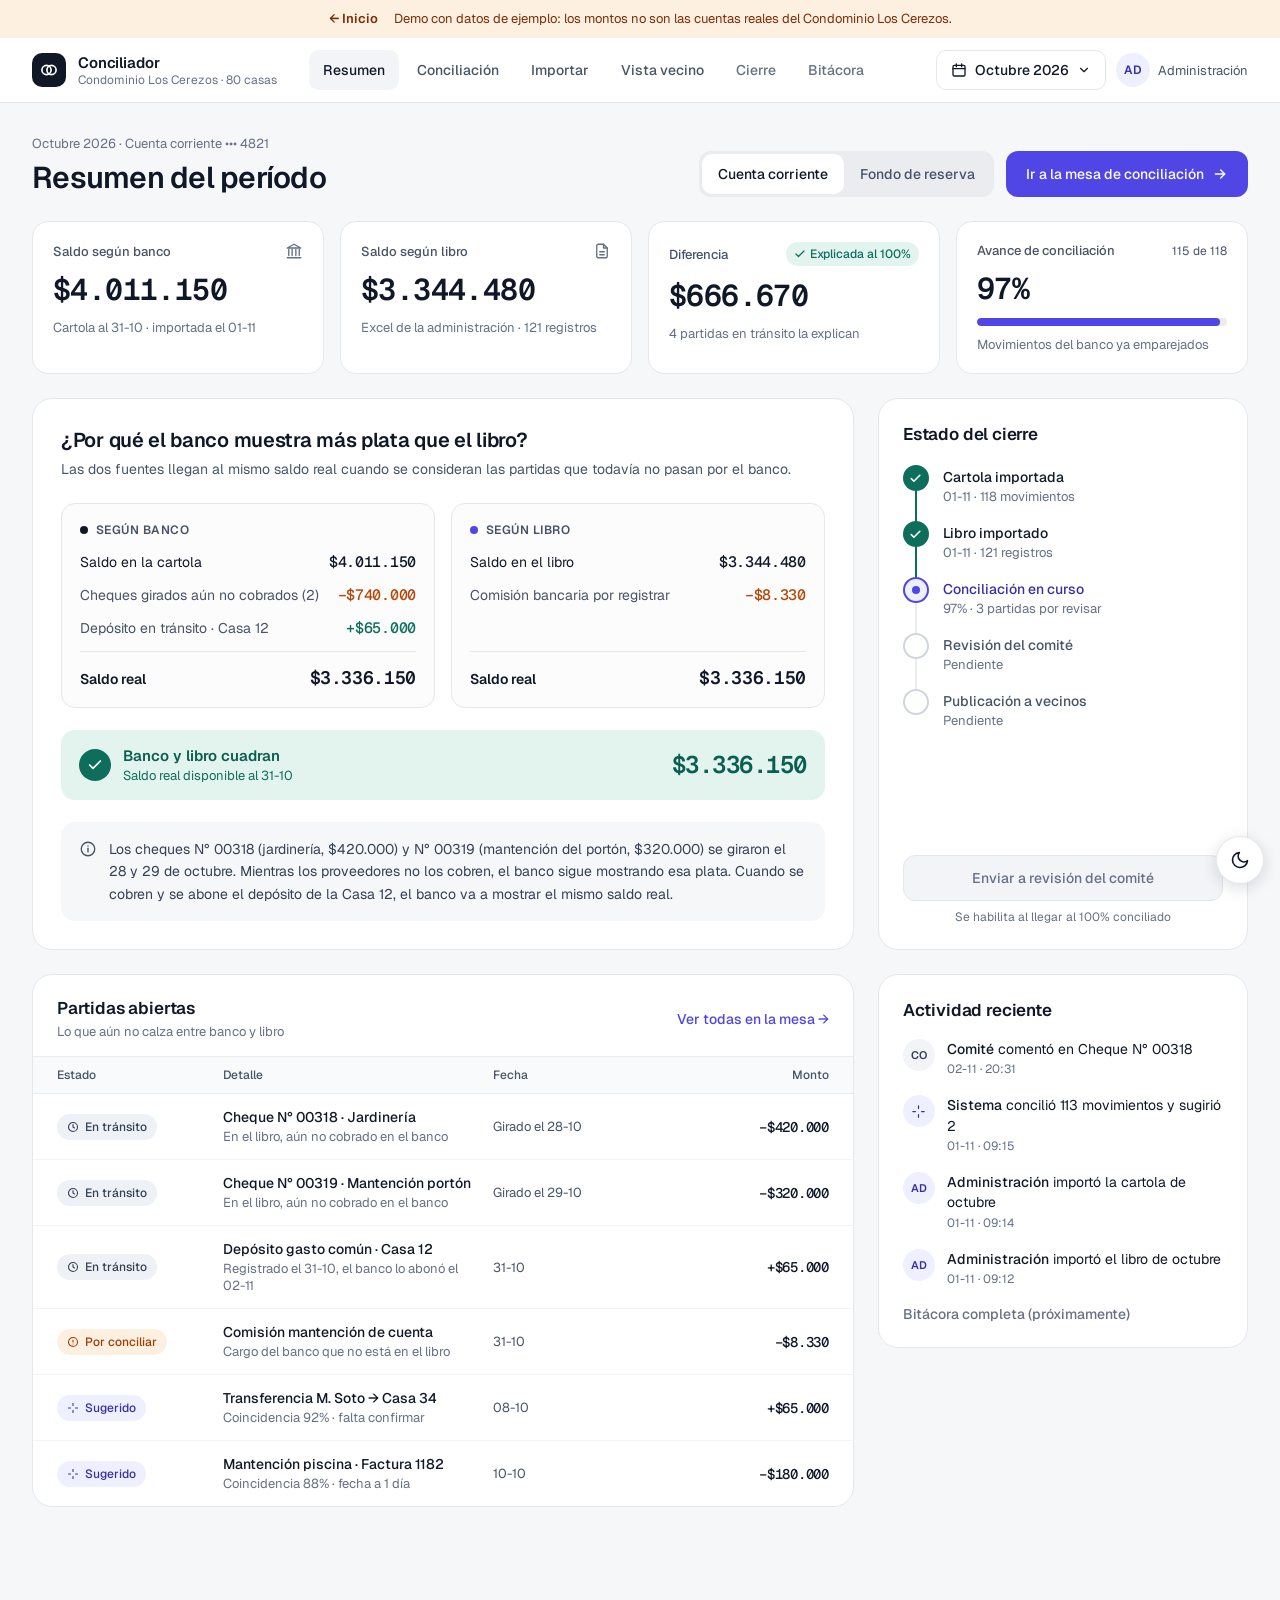
<file: docs/resumen.html>
<!doctype html>
<html lang="es">
<head>
<meta charset="utf-8">
<meta name="viewport" content="width=device-width, initial-scale=1">
<title>Los Cerezos · Resumen del período</title>
<link rel="stylesheet" href="https://fonts.googleapis.com/css2?family=Geist:wght@400;500;600;700&amp;family=Geist+Mono:wght@400;500;600&amp;display=swap">
<link rel="stylesheet" href="assets/styles.css">
<script>(function(){var d=document.documentElement,t=null;try{t=localStorage.getItem('tema')}catch(e){}if(t!=='light'&&t!=='dark'){t=window.matchMedia&&matchMedia('(prefers-color-scheme: dark)').matches?'dark':'light'}d.setAttribute('data-theme',t)})();</script>
</head>
<body>
<div class="demo-banner" role="note"><a href="index.html">← Inicio</a><span>Demo con datos de ejemplo: los montos no son las cuentas reales del Condominio Los Cerezos.</span></div>
<div style="min-height: 100vh; background: var(--bg)">

<header style="background: var(--surface); border-bottom: 1px solid var(--border)">
<div style="max-width: 1360px; margin: 0 auto; padding: 12px 32px; display: flex; flex-wrap: wrap; align-items: center; gap: 12px 32px">
<div style="display: flex; align-items: center; gap: 12px">
<div style="width: 34px; height: 34px; border-radius: 10px; background: var(--ink); display: flex; align-items: center; justify-content: center; color: var(--on-ink)">
<svg width="20" height="20" viewBox="0 0 24 24" fill="none" stroke="currentColor" stroke-width="2" aria-hidden="true"><circle cx="9" cy="12" r="5.5"></circle><circle cx="15" cy="12" r="5.5"></circle></svg>
</div>
<div style="display: flex; flex-direction: column">
<span style="font-size: 15px; font-weight: 600; letter-spacing: -0.01em">Conciliador</span>
<span style="font-size: 12px; color: var(--muted)">Condominio Los Cerezos · 80 casas</span>
</div>
</div>
<nav aria-label="Principal" style="display: flex; flex-wrap: wrap; gap: 4px; flex: 1 1 auto">
<a href="resumen.html" aria-current="page" style="display: inline-flex; align-items: center; height: 40px; padding: 0 14px; border-radius: 10px; background: var(--subtle); color: var(--text); font-size: 14px; font-weight: 500">Resumen</a>
<a href="conciliacion.html" style="display: inline-flex; align-items: center; height: 40px; padding: 0 14px; border-radius: 10px; color: var(--text-3); font-size: 14px; font-weight: 500">Conciliación</a>
<a href="importar.html" style="display: inline-flex; align-items: center; height: 40px; padding: 0 14px; border-radius: 10px; color: var(--text-3); font-size: 14px; font-weight: 500">Importar</a>
<a href="vecino.html" style="display: inline-flex; align-items: center; height: 40px; padding: 0 14px; border-radius: 10px; color: var(--text-3); font-size: 14px; font-weight: 500">Vista vecino</a>
<span style="display: inline-flex; align-items: center; height: 40px; padding: 0 14px; color: var(--muted); font-size: 14px; font-weight: 500">Cierre</span>
<span style="display: inline-flex; align-items: center; height: 40px; padding: 0 14px; color: var(--muted); font-size: 14px; font-weight: 500">Bitácora</span>
</nav>
<div style="display: flex; align-items: center; gap: 10px">
<button type="button" style="display: inline-flex; align-items: center; gap: 8px; height: 40px; padding: 0 14px; border-radius: 10px; border: 1px solid var(--border); background: var(--surface); color: var(--text); font-size: 14px; font-weight: 500; cursor: pointer">
<svg width="16" height="16" viewBox="0 0 24 24" fill="none" stroke="currentColor" stroke-width="2" stroke-linecap="round" stroke-linejoin="round" aria-hidden="true"><rect x="3" y="5" width="18" height="16" rx="2"></rect><path d="M3 10h18"></path><path d="M8 3v4"></path><path d="M16 3v4"></path></svg>
Octubre 2026
<svg width="14" height="14" viewBox="0 0 24 24" fill="none" stroke="currentColor" stroke-width="2" stroke-linecap="round" stroke-linejoin="round" aria-hidden="true"><path d="m6 9 6 6 6-6"></path></svg>
</button>
<div style="display: flex; align-items: center; gap: 8px">
<div style="width: 34px; height: 34px; border-radius: 999px; background: var(--accent-soft); color: var(--accent-strong); display: flex; align-items: center; justify-content: center; font-size: 12px; font-weight: 600">AD</div>
<span style="font-size: 13px; color: var(--text-3)">Administración</span>
</div>
</div>
</div>
</header>

<main style="max-width: 1360px; margin: 0 auto; padding: 32px 32px 64px; display: flex; flex-direction: column; gap: 24px">

<div style="display: flex; flex-wrap: wrap; align-items: flex-end; justify-content: space-between; gap: 16px">
<div style="display: flex; flex-direction: column; gap: 6px">
<span style="font-size: 13px; color: var(--muted)">Octubre 2026 · Cuenta corriente ••• 4821</span>
<h1 style="margin: 0; font-size: 30px; font-weight: 600; letter-spacing: -0.025em">Resumen del período</h1>
</div>
<div style="display: flex; flex-wrap: wrap; align-items: center; gap: 12px">
<div role="group" aria-label="Cuenta bancaria" style="display: flex; background: var(--track); border-radius: 12px; padding: 3px">
<button type="button" aria-pressed="true" style="height: 40px; padding: 0 16px; border: 0; border-radius: 10px; background: var(--surface); color: var(--text); font-size: 14px; font-weight: 500; cursor: pointer">Cuenta corriente</button>
<button type="button" aria-pressed="false" style="height: 40px; padding: 0 16px; border: 0; border-radius: 10px; background: transparent; color: var(--text-3); font-size: 14px; font-weight: 500; cursor: pointer">Fondo de reserva</button>
</div>
<a href="conciliacion.html" style="display: inline-flex; align-items: center; gap: 8px; height: 46px; padding: 0 20px; border-radius: 12px; background: #4F46E5; color: var(--on-ink); font-size: 14px; font-weight: 500">
Ir a la mesa de conciliación
<svg width="16" height="16" viewBox="0 0 24 24" fill="none" stroke="currentColor" stroke-width="2" stroke-linecap="round" stroke-linejoin="round" aria-hidden="true"><path d="M5 12h14"></path><path d="m13 6 6 6-6 6"></path></svg>
</a>
</div>
</div>

<section aria-label="Indicadores" style="display: grid; grid-template-columns: repeat(auto-fit, minmax(250px, 1fr)); gap: 16px">
<div style="background: var(--surface); border: 1px solid var(--border); border-radius: 16px; padding: 20px; display: flex; flex-direction: column; gap: 10px">
<div style="display: flex; align-items: center; justify-content: space-between">
<span style="font-size: 13px; color: var(--text-3); font-weight: 500">Saldo según banco</span>
<svg width="18" height="18" viewBox="0 0 24 24" fill="none" stroke="currentColor" stroke-width="1.8" stroke-linecap="round" stroke-linejoin="round" aria-hidden="true" style="color: var(--muted)"><path d="m12 3 9 5H3z"></path><path d="M5 10v8"></path><path d="M9.5 10v8"></path><path d="M14.5 10v8"></path><path d="M19 10v8"></path><path d="M3 21h18"></path></svg>
</div>
<span class="num" style="font-size: 30px; font-weight: 600">$4.011.150</span>
<span style="font-size: 13px; color: var(--muted)">Cartola al 31-10 · importada el 01-11</span>
</div>
<div style="background: var(--surface); border: 1px solid var(--border); border-radius: 16px; padding: 20px; display: flex; flex-direction: column; gap: 10px">
<div style="display: flex; align-items: center; justify-content: space-between">
<span style="font-size: 13px; color: var(--text-3); font-weight: 500">Saldo según libro</span>
<svg width="18" height="18" viewBox="0 0 24 24" fill="none" stroke="currentColor" stroke-width="1.8" stroke-linecap="round" stroke-linejoin="round" aria-hidden="true" style="color: var(--muted)"><path d="M14 3H7a2 2 0 0 0-2 2v14a2 2 0 0 0 2 2h10a2 2 0 0 0 2-2V8z"></path><path d="M14 3v5h5"></path><path d="M9 13h6"></path><path d="M9 17h6"></path></svg>
</div>
<span class="num" style="font-size: 30px; font-weight: 600">$3.344.480</span>
<span style="font-size: 13px; color: var(--muted)">Excel de la administración · 121 registros</span>
</div>
<div style="background: var(--surface); border: 1px solid var(--border); border-radius: 16px; padding: 20px; display: flex; flex-direction: column; gap: 10px">
<div style="display: flex; align-items: center; justify-content: space-between">
<span style="font-size: 13px; color: var(--text-3); font-weight: 500">Diferencia</span>
<span style="display: inline-flex; align-items: center; gap: 4px; height: 24px; padding: 0 8px; border-radius: 999px; background: var(--ok-soft); color: var(--ok-text); font-size: 12px; font-weight: 500">
<svg width="12" height="12" viewBox="0 0 24 24" fill="none" stroke="currentColor" stroke-width="2.5" stroke-linecap="round" stroke-linejoin="round" aria-hidden="true"><path d="M20 6 9 17l-5-5"></path></svg>
Explicada al 100%
</span>
</div>
<span class="num" style="font-size: 30px; font-weight: 600">$666.670</span>
<span style="font-size: 13px; color: var(--muted)">4 partidas en tránsito la explican</span>
</div>
<div style="background: var(--surface); border: 1px solid var(--border); border-radius: 16px; padding: 20px; display: flex; flex-direction: column; gap: 10px">
<div style="display: flex; align-items: center; justify-content: space-between">
<span style="font-size: 13px; color: var(--text-3); font-weight: 500">Avance de conciliación</span>
<span style="font-size: 12px; color: var(--text-3)">115 de 118</span>
</div>
<span class="num" style="font-size: 30px; font-weight: 600">97%</span>
<div style="height: 8px; border-radius: 999px; background: var(--track); overflow: hidden">
<div style="width: 97%; height: 8px; border-radius: 999px; background: #4F46E5"></div>
</div>
<span style="font-size: 13px; color: var(--muted)">Movimientos del banco ya emparejados</span>
</div>
</section>

<div style="display: flex; flex-wrap: wrap; gap: 24px; align-items: stretch">

<section aria-labelledby="puente-titulo" style="flex: 999 1 640px; min-width: 0; background: var(--surface); border: 1px solid var(--border); border-radius: 20px; padding: 28px; display: flex; flex-direction: column; gap: 22px">
<div style="display: flex; flex-direction: column; gap: 6px">
<h2 id="puente-titulo" style="margin: 0; font-size: 20px; font-weight: 600; letter-spacing: -0.015em">¿Por qué el banco muestra más plata que el libro?</h2>
<p style="margin: 0; font-size: 14px; line-height: 1.55; color: var(--text-3)">Las dos fuentes llegan al mismo saldo real cuando se consideran las partidas que todavía no pasan por el banco.</p>
</div>

<div style="display: grid; grid-template-columns: repeat(auto-fit, minmax(270px, 1fr)); gap: 16px">
<div style="border: 1px solid var(--border); border-radius: 14px; padding: 18px; display: flex; flex-direction: column; gap: 14px; background: var(--surface-2)">
<div style="display: flex; align-items: center; gap: 8px">
<span style="width: 8px; height: 8px; border-radius: 999px; background: var(--ink)"></span>
<span style="font-size: 12px; font-weight: 600; letter-spacing: 0.04em; text-transform: uppercase; color: var(--text-3)">Según banco</span>
</div>
<div style="display: flex; justify-content: space-between; gap: 12px; align-items: baseline">
<span style="font-size: 14px; color: var(--text)">Saldo en la cartola</span>
<span class="num" style="font-size: 15px; font-weight: 500">$4.011.150</span>
</div>
<div style="display: flex; justify-content: space-between; gap: 12px; align-items: baseline">
<span style="font-size: 14px; color: var(--text-3)">Cheques girados aún no cobrados (2)</span>
<span class="num" style="font-size: 15px; font-weight: 500; color: var(--warn-text)">−$740.000</span>
</div>
<div style="display: flex; justify-content: space-between; gap: 12px; align-items: baseline">
<span style="font-size: 14px; color: var(--text-3)">Depósito en tránsito · Casa 12</span>
<span class="num" style="font-size: 15px; font-weight: 500; color: var(--ok-text)">+$65.000</span>
</div>
<div style="height: 1px; background: var(--line)"></div>
<div style="display: flex; justify-content: space-between; gap: 12px; align-items: baseline">
<span style="font-size: 14px; font-weight: 600">Saldo real</span>
<span class="num" style="font-size: 18px; font-weight: 600">$3.336.150</span>
</div>
</div>
<div style="border: 1px solid var(--border); border-radius: 14px; padding: 18px; display: flex; flex-direction: column; gap: 14px; background: var(--surface-2)">
<div style="display: flex; align-items: center; gap: 8px">
<span style="width: 8px; height: 8px; border-radius: 999px; background: #4F46E5"></span>
<span style="font-size: 12px; font-weight: 600; letter-spacing: 0.04em; text-transform: uppercase; color: var(--text-3)">Según libro</span>
</div>
<div style="display: flex; justify-content: space-between; gap: 12px; align-items: baseline">
<span style="font-size: 14px; color: var(--text)">Saldo en el libro</span>
<span class="num" style="font-size: 15px; font-weight: 500">$3.344.480</span>
</div>
<div style="display: flex; justify-content: space-between; gap: 12px; align-items: baseline">
<span style="font-size: 14px; color: var(--text-3)">Comisión bancaria por registrar</span>
<span class="num" style="font-size: 15px; font-weight: 500; color: var(--warn-text)">−$8.330</span>
</div>
<div style="display: flex; justify-content: space-between; gap: 12px; align-items: baseline; visibility: hidden" aria-hidden="true">
<span style="font-size: 14px">—</span>
<span class="num" style="font-size: 15px">—</span>
</div>
<div style="height: 1px; background: var(--line)"></div>
<div style="display: flex; justify-content: space-between; gap: 12px; align-items: baseline">
<span style="font-size: 14px; font-weight: 600">Saldo real</span>
<span class="num" style="font-size: 18px; font-weight: 600">$3.336.150</span>
</div>
</div>
</div>

<div style="display: flex; flex-wrap: wrap; align-items: center; justify-content: space-between; gap: 12px; padding: 16px 18px; border-radius: 14px; background: var(--ok-soft)">
<div style="display: flex; align-items: center; gap: 12px">
<div style="width: 32px; height: 32px; border-radius: 999px; background: #0E6E5C; color: var(--on-ink); display: flex; align-items: center; justify-content: center">
<svg width="16" height="16" viewBox="0 0 24 24" fill="none" stroke="currentColor" stroke-width="2.5" stroke-linecap="round" stroke-linejoin="round" aria-hidden="true"><path d="M20 6 9 17l-5-5"></path></svg>
</div>
<div style="display: flex; flex-direction: column; gap: 2px">
<span style="font-size: 15px; font-weight: 600; color: var(--ok-strong)">Banco y libro cuadran</span>
<span style="font-size: 13px; color: var(--ok-text)">Saldo real disponible al 31-10</span>
</div>
</div>
<span class="num" style="font-size: 24px; font-weight: 600; color: var(--ok-strong)">$3.336.150</span>
</div>

<div style="display: flex; gap: 12px; padding: 16px 18px; border-radius: 14px; background: var(--bg)">
<svg width="18" height="18" viewBox="0 0 24 24" fill="none" stroke="currentColor" stroke-width="1.8" stroke-linecap="round" stroke-linejoin="round" aria-hidden="true" style="color: var(--text-3); flex: none; margin-top: 2px"><circle cx="12" cy="12" r="9"></circle><path d="M12 11v5"></path><path d="M12 8h.01"></path></svg>
<p style="margin: 0; font-size: 14px; line-height: 1.6; color: var(--text-2)">Los cheques N° 00318 (jardinería, $420.000) y N° 00319 (mantención del portón, $320.000) se giraron el 28 y 29 de octubre. Mientras los proveedores no los cobren, el banco sigue mostrando esa plata. Cuando se cobren y se abone el depósito de la Casa 12, el banco va a mostrar el mismo saldo real.</p>
</div>
</section>

<aside aria-labelledby="cierre-titulo" style="flex: 1 1 320px; min-width: 0; background: var(--surface); border: 1px solid var(--border); border-radius: 20px; padding: 24px; display: flex; flex-direction: column; gap: 20px">
<h2 id="cierre-titulo" style="margin: 0; font-size: 17px; font-weight: 600; letter-spacing: -0.01em">Estado del cierre</h2>
<ol style="margin: 0; padding: 0; list-style: none; display: flex; flex-direction: column; gap: 0">
<li style="display: flex; gap: 14px">
<div style="display: flex; flex-direction: column; align-items: center">
<div style="width: 26px; height: 26px; border-radius: 999px; background: #0E6E5C; color: var(--on-ink); display: flex; align-items: center; justify-content: center"><svg width="13" height="13" viewBox="0 0 24 24" fill="none" stroke="currentColor" stroke-width="3" stroke-linecap="round" stroke-linejoin="round" aria-hidden="true"><path d="M20 6 9 17l-5-5"></path></svg></div>
<div style="width: 2px; height: 30px; background: #0E6E5C"></div>
</div>
<div style="display: flex; flex-direction: column; gap: 2px; padding-top: 3px">
<span style="font-size: 14px; font-weight: 500">Cartola importada</span>
<span style="font-size: 13px; color: var(--muted)">01-11 · 118 movimientos</span>
</div>
</li>
<li style="display: flex; gap: 14px">
<div style="display: flex; flex-direction: column; align-items: center">
<div style="width: 26px; height: 26px; border-radius: 999px; background: #0E6E5C; color: var(--on-ink); display: flex; align-items: center; justify-content: center"><svg width="13" height="13" viewBox="0 0 24 24" fill="none" stroke="currentColor" stroke-width="3" stroke-linecap="round" stroke-linejoin="round" aria-hidden="true"><path d="M20 6 9 17l-5-5"></path></svg></div>
<div style="width: 2px; height: 30px; background: #0E6E5C"></div>
</div>
<div style="display: flex; flex-direction: column; gap: 2px; padding-top: 3px">
<span style="font-size: 14px; font-weight: 500">Libro importado</span>
<span style="font-size: 13px; color: var(--muted)">01-11 · 121 registros</span>
</div>
</li>
<li style="display: flex; gap: 14px">
<div style="display: flex; flex-direction: column; align-items: center">
<div style="width: 26px; height: 26px; border-radius: 999px; background: var(--accent-soft); border: 2px solid #4F46E5; box-sizing: border-box; display: flex; align-items: center; justify-content: center"><div style="width: 8px; height: 8px; border-radius: 999px; background: #4F46E5"></div></div>
<div style="width: 2px; height: 30px; background: var(--track)"></div>
</div>
<div style="display: flex; flex-direction: column; gap: 2px; padding-top: 3px">
<span style="font-size: 14px; font-weight: 500; color: var(--accent-strong)">Conciliación en curso</span>
<span style="font-size: 13px; color: var(--muted)">97% · 3 partidas por revisar</span>
</div>
</li>
<li style="display: flex; gap: 14px">
<div style="display: flex; flex-direction: column; align-items: center">
<div style="width: 26px; height: 26px; border-radius: 999px; border: 2px solid var(--border-strong); box-sizing: border-box"></div>
<div style="width: 2px; height: 30px; background: var(--track)"></div>
</div>
<div style="display: flex; flex-direction: column; gap: 2px; padding-top: 3px">
<span style="font-size: 14px; font-weight: 500; color: var(--text-3)">Revisión del comité</span>
<span style="font-size: 13px; color: var(--muted)">Pendiente</span>
</div>
</li>
<li style="display: flex; gap: 14px">
<div style="display: flex; flex-direction: column; align-items: center">
<div style="width: 26px; height: 26px; border-radius: 999px; border: 2px solid var(--border-strong); box-sizing: border-box"></div>
</div>
<div style="display: flex; flex-direction: column; gap: 2px; padding-top: 3px">
<span style="font-size: 14px; font-weight: 500; color: var(--text-3)">Publicación a vecinos</span>
<span style="font-size: 13px; color: var(--muted)">Pendiente</span>
</div>
</li>
</ol>
<div style="margin-top: auto; display: flex; flex-direction: column; gap: 8px">
<button type="button" disabled="disabled" style="height: 46px; border-radius: 12px; border: 1px solid var(--border); background: var(--subtle); color: var(--muted); font-size: 14px; font-weight: 500; cursor: not-allowed">Enviar a revisión del comité</button>
<span style="font-size: 12px; color: var(--muted); text-align: center">Se habilita al llegar al 100% conciliado</span>
</div>
</aside>
</div>

<div style="display: flex; flex-wrap: wrap; gap: 24px; align-items: flex-start">

<section aria-labelledby="partidas-titulo" style="flex: 999 1 640px; min-width: 0; background: var(--surface); border: 1px solid var(--border); border-radius: 20px; overflow: hidden">
<div style="display: flex; flex-wrap: wrap; align-items: center; justify-content: space-between; gap: 12px; padding: 22px 24px 16px">
<div style="display: flex; flex-direction: column; gap: 4px">
<h2 id="partidas-titulo" style="margin: 0; font-size: 17px; font-weight: 600; letter-spacing: -0.01em">Partidas abiertas</h2>
<span style="font-size: 13px; color: var(--muted)">Lo que aún no calza entre banco y libro</span>
</div>
<a href="conciliacion.html" style="font-size: 14px; font-weight: 500">Ver todas en la mesa →</a>
</div>
<div style="overflow-x: auto">
<div style="min-width: 640px">
<div style="display: grid; grid-template-columns: 150px minmax(0, 1fr) 190px 130px; gap: 16px; padding: 10px 24px; background: var(--surface-3); border-top: 1px solid var(--border-soft); border-bottom: 1px solid var(--border-soft); font-size: 12px; font-weight: 500; color: var(--text-3)">
<span>Estado</span><span>Detalle</span><span>Fecha</span><span style="text-align: right">Monto</span>
</div>
<div style="display: grid; grid-template-columns: 150px minmax(0, 1fr) 190px 130px; gap: 16px; padding: 14px 24px; border-bottom: 1px solid var(--border-faint); align-items: center">
<span style="justify-self: start; display: inline-flex; align-items: center; gap: 6px; height: 26px; padding: 0 10px; border-radius: 999px; background: var(--transit-bg); color: var(--text-2); font-size: 12px; font-weight: 500"><svg width="12" height="12" viewBox="0 0 24 24" fill="none" stroke="currentColor" stroke-width="2.2" stroke-linecap="round" stroke-linejoin="round" aria-hidden="true"><circle cx="12" cy="12" r="9"></circle><path d="M12 7v5l3 2"></path></svg>En tránsito</span>
<div style="display: flex; flex-direction: column; gap: 2px; min-width: 0"><span style="font-size: 14px; font-weight: 500">Cheque N° 00318 · Jardinería</span><span style="font-size: 13px; color: var(--muted)">En el libro, aún no cobrado en el banco</span></div>
<span style="font-size: 13px; color: var(--text-3)">Girado el 28-10</span>
<span class="num" style="font-size: 14px; font-weight: 500; text-align: right">−$420.000</span>
</div>
<div style="display: grid; grid-template-columns: 150px minmax(0, 1fr) 190px 130px; gap: 16px; padding: 14px 24px; border-bottom: 1px solid var(--border-faint); align-items: center">
<span style="justify-self: start; display: inline-flex; align-items: center; gap: 6px; height: 26px; padding: 0 10px; border-radius: 999px; background: var(--transit-bg); color: var(--text-2); font-size: 12px; font-weight: 500"><svg width="12" height="12" viewBox="0 0 24 24" fill="none" stroke="currentColor" stroke-width="2.2" stroke-linecap="round" stroke-linejoin="round" aria-hidden="true"><circle cx="12" cy="12" r="9"></circle><path d="M12 7v5l3 2"></path></svg>En tránsito</span>
<div style="display: flex; flex-direction: column; gap: 2px; min-width: 0"><span style="font-size: 14px; font-weight: 500">Cheque N° 00319 · Mantención portón</span><span style="font-size: 13px; color: var(--muted)">En el libro, aún no cobrado en el banco</span></div>
<span style="font-size: 13px; color: var(--text-3)">Girado el 29-10</span>
<span class="num" style="font-size: 14px; font-weight: 500; text-align: right">−$320.000</span>
</div>
<div style="display: grid; grid-template-columns: 150px minmax(0, 1fr) 190px 130px; gap: 16px; padding: 14px 24px; border-bottom: 1px solid var(--border-faint); align-items: center">
<span style="justify-self: start; display: inline-flex; align-items: center; gap: 6px; height: 26px; padding: 0 10px; border-radius: 999px; background: var(--transit-bg); color: var(--text-2); font-size: 12px; font-weight: 500"><svg width="12" height="12" viewBox="0 0 24 24" fill="none" stroke="currentColor" stroke-width="2.2" stroke-linecap="round" stroke-linejoin="round" aria-hidden="true"><circle cx="12" cy="12" r="9"></circle><path d="M12 7v5l3 2"></path></svg>En tránsito</span>
<div style="display: flex; flex-direction: column; gap: 2px; min-width: 0"><span style="font-size: 14px; font-weight: 500">Depósito gasto común · Casa 12</span><span style="font-size: 13px; color: var(--muted)">Registrado el 31-10, el banco lo abonó el 02-11</span></div>
<span style="font-size: 13px; color: var(--text-3)">31-10</span>
<span class="num" style="font-size: 14px; font-weight: 500; text-align: right">+$65.000</span>
</div>
<div style="display: grid; grid-template-columns: 150px minmax(0, 1fr) 190px 130px; gap: 16px; padding: 14px 24px; border-bottom: 1px solid var(--border-faint); align-items: center">
<span style="justify-self: start; display: inline-flex; align-items: center; gap: 6px; height: 26px; padding: 0 10px; border-radius: 999px; background: var(--warn-soft); color: var(--warn-strong); font-size: 12px; font-weight: 500"><svg width="12" height="12" viewBox="0 0 24 24" fill="none" stroke="currentColor" stroke-width="2.2" stroke-linecap="round" stroke-linejoin="round" aria-hidden="true"><circle cx="12" cy="12" r="9"></circle><path d="M12 8v4"></path><path d="M12 16h.01"></path></svg>Por conciliar</span>
<div style="display: flex; flex-direction: column; gap: 2px; min-width: 0"><span style="font-size: 14px; font-weight: 500">Comisión mantención de cuenta</span><span style="font-size: 13px; color: var(--muted)">Cargo del banco que no está en el libro</span></div>
<span style="font-size: 13px; color: var(--text-3)">31-10</span>
<span class="num" style="font-size: 14px; font-weight: 500; text-align: right">−$8.330</span>
</div>
<div style="display: grid; grid-template-columns: 150px minmax(0, 1fr) 190px 130px; gap: 16px; padding: 14px 24px; border-bottom: 1px solid var(--border-faint); align-items: center">
<span style="justify-self: start; display: inline-flex; align-items: center; gap: 6px; height: 26px; padding: 0 10px; border-radius: 999px; background: var(--accent-soft); color: var(--accent-strong); font-size: 12px; font-weight: 500"><svg width="12" height="12" viewBox="0 0 24 24" fill="none" stroke="currentColor" stroke-width="2.2" stroke-linecap="round" stroke-linejoin="round" aria-hidden="true"><path d="M12 3v4"></path><path d="M12 17v4"></path><path d="M3 12h4"></path><path d="M17 12h4"></path></svg>Sugerido</span>
<div style="display: flex; flex-direction: column; gap: 2px; min-width: 0"><span style="font-size: 14px; font-weight: 500">Transferencia M. Soto → Casa 34</span><span style="font-size: 13px; color: var(--muted)">Coincidencia 92% · falta confirmar</span></div>
<span style="font-size: 13px; color: var(--text-3)">08-10</span>
<span class="num" style="font-size: 14px; font-weight: 500; text-align: right">+$65.000</span>
</div>
<div style="display: grid; grid-template-columns: 150px minmax(0, 1fr) 190px 130px; gap: 16px; padding: 14px 24px; align-items: center">
<span style="justify-self: start; display: inline-flex; align-items: center; gap: 6px; height: 26px; padding: 0 10px; border-radius: 999px; background: var(--accent-soft); color: var(--accent-strong); font-size: 12px; font-weight: 500"><svg width="12" height="12" viewBox="0 0 24 24" fill="none" stroke="currentColor" stroke-width="2.2" stroke-linecap="round" stroke-linejoin="round" aria-hidden="true"><path d="M12 3v4"></path><path d="M12 17v4"></path><path d="M3 12h4"></path><path d="M17 12h4"></path></svg>Sugerido</span>
<div style="display: flex; flex-direction: column; gap: 2px; min-width: 0"><span style="font-size: 14px; font-weight: 500">Mantención piscina · Factura 1182</span><span style="font-size: 13px; color: var(--muted)">Coincidencia 88% · fecha a 1 día</span></div>
<span style="font-size: 13px; color: var(--text-3)">10-10</span>
<span class="num" style="font-size: 14px; font-weight: 500; text-align: right">−$180.000</span>
</div>
</div>
</div>
</section>

<aside aria-labelledby="actividad-titulo" style="flex: 1 1 320px; min-width: 0; background: var(--surface); border: 1px solid var(--border); border-radius: 20px; padding: 24px; display: flex; flex-direction: column; gap: 18px">
<h2 id="actividad-titulo" style="margin: 0; font-size: 17px; font-weight: 600; letter-spacing: -0.01em">Actividad reciente</h2>
<div style="display: flex; gap: 12px">
<div style="width: 32px; height: 32px; flex: none; border-radius: 999px; background: var(--subtle); color: var(--text-2); display: flex; align-items: center; justify-content: center; font-size: 11px; font-weight: 600">CO</div>
<div style="display: flex; flex-direction: column; gap: 2px">
<span style="font-size: 14px; line-height: 1.45"><span style="font-weight: 500">Comité</span> comentó en Cheque N° 00318</span>
<span style="font-size: 12px; color: var(--muted)">02-11 · 20:31</span>
</div>
</div>
<div style="display: flex; gap: 12px">
<div style="width: 32px; height: 32px; flex: none; border-radius: 999px; background: var(--accent-soft); color: var(--accent-strong); display: flex; align-items: center; justify-content: center"><svg width="15" height="15" viewBox="0 0 24 24" fill="none" stroke="currentColor" stroke-width="2" stroke-linecap="round" stroke-linejoin="round" aria-hidden="true"><path d="M12 3v4"></path><path d="M12 17v4"></path><path d="M3 12h4"></path><path d="M17 12h4"></path></svg></div>
<div style="display: flex; flex-direction: column; gap: 2px">
<span style="font-size: 14px; line-height: 1.45"><span style="font-weight: 500">Sistema</span> concilió 113 movimientos y sugirió 2</span>
<span style="font-size: 12px; color: var(--muted)">01-11 · 09:15</span>
</div>
</div>
<div style="display: flex; gap: 12px">
<div style="width: 32px; height: 32px; flex: none; border-radius: 999px; background: var(--accent-soft); color: var(--accent-strong); display: flex; align-items: center; justify-content: center; font-size: 11px; font-weight: 600">AD</div>
<div style="display: flex; flex-direction: column; gap: 2px">
<span style="font-size: 14px; line-height: 1.45"><span style="font-weight: 500">Administración</span> importó la cartola de octubre</span>
<span style="font-size: 12px; color: var(--muted)">01-11 · 09:14</span>
</div>
</div>
<div style="display: flex; gap: 12px">
<div style="width: 32px; height: 32px; flex: none; border-radius: 999px; background: var(--accent-soft); color: var(--accent-strong); display: flex; align-items: center; justify-content: center; font-size: 11px; font-weight: 600">AD</div>
<div style="display: flex; flex-direction: column; gap: 2px">
<span style="font-size: 14px; line-height: 1.45"><span style="font-weight: 500">Administración</span> importó el libro de octubre</span>
<span style="font-size: 12px; color: var(--muted)">01-11 · 09:12</span>
</div>
</div>
<span style="font-size: 14px; font-weight: 500; color: var(--muted)">Bitácora completa (próximamente)</span>
</aside>
</div>

</main>
</div>
<script src="assets/theme.js"></script>
</body>
</html>
</file>
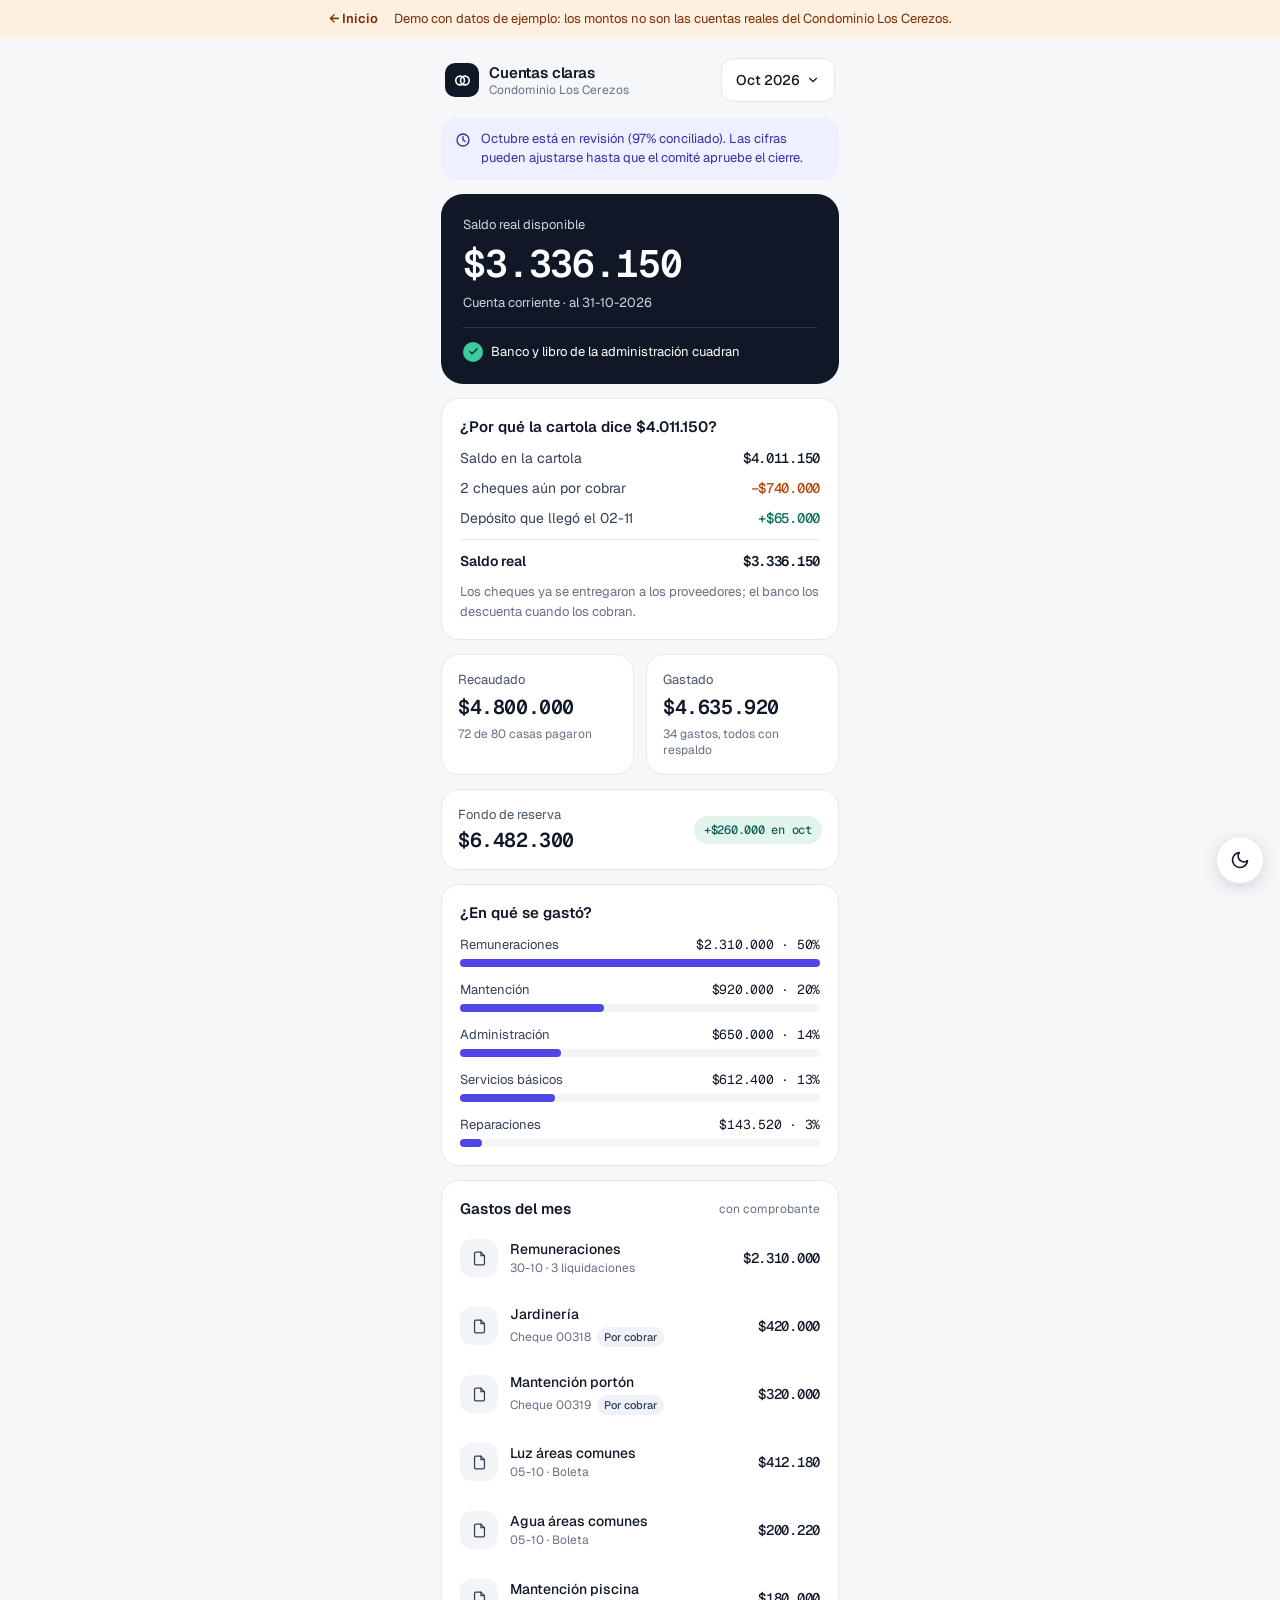
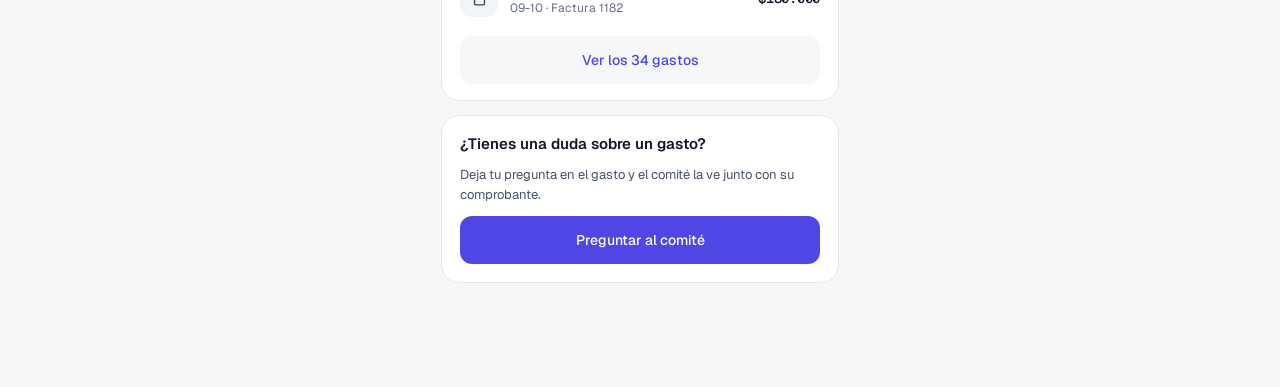
<file: docs/vecino.html>
<!doctype html>
<html lang="es">
<head>
<meta charset="utf-8">
<meta name="viewport" content="width=device-width, initial-scale=1">
<title>Los Cerezos · Vista vecino</title>
<link rel="stylesheet" href="https://fonts.googleapis.com/css2?family=Geist:wght@400;500;600;700&amp;family=Geist+Mono:wght@400;500;600&amp;display=swap">
<link rel="stylesheet" href="assets/styles.css">
<script>(function(){var d=document.documentElement,t=null;try{t=localStorage.getItem('tema')}catch(e){}if(t!=='light'&&t!=='dark'){t=window.matchMedia&&matchMedia('(prefers-color-scheme: dark)').matches?'dark':'light'}d.setAttribute('data-theme',t)})();</script>
</head>
<body>
<div class="demo-banner" role="note"><a href="index.html">← Inicio</a><span>Demo con datos de ejemplo: los montos no son las cuentas reales del Condominio Los Cerezos.</span></div>
<div style="max-width: 430px; margin: 0 auto; min-height: 100vh; box-sizing: border-box; background: var(--bg); display: flex; flex-direction: column">

<header style="display: flex; align-items: center; justify-content: space-between; padding: 20px 20px 12px">
<div style="display: flex; align-items: center; gap: 10px">
<div style="width: 34px; height: 34px; border-radius: 10px; background: var(--ink); display: flex; align-items: center; justify-content: center; color: var(--on-ink)">
<svg width="19" height="19" viewBox="0 0 24 24" fill="none" stroke="currentColor" stroke-width="2" aria-hidden="true"><circle cx="9" cy="12" r="5.5"></circle><circle cx="15" cy="12" r="5.5"></circle></svg>
</div>
<div style="display: flex; flex-direction: column">
<span style="font-size: 15px; font-weight: 600; letter-spacing: -0.01em">Cuentas claras</span>
<span style="font-size: 12px; color: var(--muted)">Condominio Los Cerezos</span>
</div>
</div>
<button type="button" aria-label="Cambiar mes" style="display: inline-flex; align-items: center; gap: 6px; height: 44px; padding: 0 14px; border-radius: 12px; border: 1px solid var(--border); background: var(--surface); color: var(--text); font-size: 14px; font-weight: 500">
Oct 2026
<svg width="14" height="14" viewBox="0 0 24 24" fill="none" stroke="currentColor" stroke-width="2" stroke-linecap="round" stroke-linejoin="round" aria-hidden="true"><path d="m6 9 6 6 6-6"></path></svg>
</button>
</header>

<main style="padding: 4px 16px 32px; display: flex; flex-direction: column; gap: 14px">

<div style="display: flex; gap: 10px; align-items: flex-start; padding: 12px 14px; border-radius: 14px; background: var(--accent-soft)">
<svg width="16" height="16" viewBox="0 0 24 24" fill="none" stroke="currentColor" stroke-width="2" stroke-linecap="round" stroke-linejoin="round" aria-hidden="true" style="color: var(--accent-strong); flex: none; margin-top: 2px"><circle cx="12" cy="12" r="9"></circle><path d="M12 7v5l3 2"></path></svg>
<span style="font-size: 13px; line-height: 1.45; color: var(--accent-strong)">Octubre está en revisión (97% conciliado). Las cifras pueden ajustarse hasta que el comité apruebe el cierre.</span>
</div>

<section aria-label="Saldo real" style="border-radius: 22px; background: var(--ink); color: var(--on-ink); padding: 22px; display: flex; flex-direction: column; gap: 6px">
<span style="font-size: 13px; color: var(--on-ink-2)">Saldo real disponible</span>
<span class="num" style="font-size: 38px; font-weight: 600; letter-spacing: -0.03em">$3.336.150</span>
<span style="font-size: 13px; color: var(--on-ink-2)">Cuenta corriente · al 31-10-2026</span>
<div style="display: flex; align-items: center; gap: 8px; margin-top: 10px; padding-top: 14px; border-top: 1px solid rgba(255,255,255,0.14)">
<span style="width: 20px; height: 20px; border-radius: 999px; background: #3CCB9F; color: #0B2E26; display: flex; align-items: center; justify-content: center"><svg width="11" height="11" viewBox="0 0 24 24" fill="none" stroke="currentColor" stroke-width="3" stroke-linecap="round" stroke-linejoin="round" aria-hidden="true"><path d="M20 6 9 17l-5-5"></path></svg></span>
<span style="font-size: 13px; color: var(--on-ink)">Banco y libro de la administración cuadran</span>
</div>
</section>

<section aria-labelledby="porque-titulo" style="border-radius: 18px; background: var(--surface); border: 1px solid var(--border); padding: 18px; display: flex; flex-direction: column; gap: 12px">
<h2 id="porque-titulo" style="margin: 0; font-size: 15px; font-weight: 600; line-height: 1.35">¿Por qué la cartola dice $4.011.150?</h2>
<div style="display: flex; justify-content: space-between; gap: 10px; font-size: 14px"><span style="color: var(--text-2)">Saldo en la cartola</span><span class="num" style="font-weight: 500">$4.011.150</span></div>
<div style="display: flex; justify-content: space-between; gap: 10px; font-size: 14px"><span style="color: var(--text-2)">2 cheques aún por cobrar</span><span class="num" style="font-weight: 500; color: var(--warn-text)">−$740.000</span></div>
<div style="display: flex; justify-content: space-between; gap: 10px; font-size: 14px"><span style="color: var(--text-2)">Depósito que llegó el 02-11</span><span class="num" style="font-weight: 500; color: var(--ok-text)">+$65.000</span></div>
<div style="height: 1px; background: var(--track)"></div>
<div style="display: flex; justify-content: space-between; gap: 10px; font-size: 14px"><span style="font-weight: 600">Saldo real</span><span class="num" style="font-weight: 600">$3.336.150</span></div>
<p style="margin: 0; font-size: 13px; line-height: 1.5; color: var(--muted)">Los cheques ya se entregaron a los proveedores; el banco los descuenta cuando los cobran.</p>
</section>

<div style="display: grid; grid-template-columns: repeat(2, minmax(0, 1fr)); gap: 12px">
<div style="border-radius: 18px; background: var(--surface); border: 1px solid var(--border); padding: 16px; display: flex; flex-direction: column; gap: 6px">
<span style="font-size: 13px; color: var(--text-3)">Recaudado</span>
<span class="num" style="font-size: 20px; font-weight: 600">$4.800.000</span>
<span style="font-size: 12px; color: var(--muted)">72 de 80 casas pagaron</span>
</div>
<div style="border-radius: 18px; background: var(--surface); border: 1px solid var(--border); padding: 16px; display: flex; flex-direction: column; gap: 6px">
<span style="font-size: 13px; color: var(--text-3)">Gastado</span>
<span class="num" style="font-size: 20px; font-weight: 600">$4.635.920</span>
<span style="font-size: 12px; color: var(--muted)">34 gastos, todos con respaldo</span>
</div>
</div>

<div style="display: flex; align-items: center; justify-content: space-between; gap: 12px; border-radius: 18px; background: var(--surface); border: 1px solid var(--border); padding: 16px">
<div style="display: flex; flex-direction: column; gap: 4px">
<span style="font-size: 13px; color: var(--text-3)">Fondo de reserva</span>
<span class="num" style="font-size: 20px; font-weight: 600">$6.482.300</span>
</div>
<span class="num" style="display: inline-flex; align-items: center; height: 28px; padding: 0 10px; border-radius: 999px; background: var(--ok-soft); color: var(--ok-strong); font-size: 12px; font-weight: 500">+$260.000 en oct</span>
</div>

<section aria-labelledby="cat-titulo" style="border-radius: 18px; background: var(--surface); border: 1px solid var(--border); padding: 18px; display: flex; flex-direction: column; gap: 14px">
<h2 id="cat-titulo" style="margin: 0; font-size: 15px; font-weight: 600">¿En qué se gastó?</h2>
<div style="display: flex; flex-direction: column; gap: 6px">
<div style="display: flex; justify-content: space-between; font-size: 13px"><span style="color: var(--text-2)">Remuneraciones</span><span class="num" style="color: var(--text)">$2.310.000 · 50%</span></div>
<div style="height: 8px; border-radius: 999px; background: var(--subtle)"><div style="width: 100%; height: 8px; border-radius: 999px; background: #4F46E5"></div></div>
</div>
<div style="display: flex; flex-direction: column; gap: 6px">
<div style="display: flex; justify-content: space-between; font-size: 13px"><span style="color: var(--text-2)">Mantención</span><span class="num" style="color: var(--text)">$920.000 · 20%</span></div>
<div style="height: 8px; border-radius: 999px; background: var(--subtle)"><div style="width: 40%; height: 8px; border-radius: 999px; background: #4F46E5"></div></div>
</div>
<div style="display: flex; flex-direction: column; gap: 6px">
<div style="display: flex; justify-content: space-between; font-size: 13px"><span style="color: var(--text-2)">Administración</span><span class="num" style="color: var(--text)">$650.000 · 14%</span></div>
<div style="height: 8px; border-radius: 999px; background: var(--subtle)"><div style="width: 28%; height: 8px; border-radius: 999px; background: #4F46E5"></div></div>
</div>
<div style="display: flex; flex-direction: column; gap: 6px">
<div style="display: flex; justify-content: space-between; font-size: 13px"><span style="color: var(--text-2)">Servicios básicos</span><span class="num" style="color: var(--text)">$612.400 · 13%</span></div>
<div style="height: 8px; border-radius: 999px; background: var(--subtle)"><div style="width: 26.5%; height: 8px; border-radius: 999px; background: #4F46E5"></div></div>
</div>
<div style="display: flex; flex-direction: column; gap: 6px">
<div style="display: flex; justify-content: space-between; font-size: 13px"><span style="color: var(--text-2)">Reparaciones</span><span class="num" style="color: var(--text)">$143.520 · 3%</span></div>
<div style="height: 8px; border-radius: 999px; background: var(--subtle)"><div style="width: 6.2%; height: 8px; border-radius: 999px; background: #4F46E5"></div></div>
</div>
</section>

<section aria-labelledby="gastos-titulo" style="border-radius: 18px; background: var(--surface); border: 1px solid var(--border); padding: 8px 0; display: flex; flex-direction: column">
<div style="display: flex; align-items: center; justify-content: space-between; padding: 10px 18px 6px">
<h2 id="gastos-titulo" style="margin: 0; font-size: 15px; font-weight: 600">Gastos del mes</h2>
<span style="font-size: 12px; color: var(--muted)">con comprobante</span>
</div>
<a href="#" onclick="return false" style="display: flex; align-items: center; gap: 12px; padding: 12px 18px; min-height: 44px; color: var(--text)">
<span style="width: 38px; height: 38px; flex: none; border-radius: 12px; background: var(--subtle); display: flex; align-items: center; justify-content: center; color: var(--text-2)"><svg width="17" height="17" viewBox="0 0 24 24" fill="none" stroke="currentColor" stroke-width="1.8" stroke-linecap="round" stroke-linejoin="round" aria-hidden="true"><path d="M14 3H7a2 2 0 0 0-2 2v14a2 2 0 0 0 2 2h10a2 2 0 0 0 2-2V8z"></path><path d="M14 3v5h5"></path></svg></span>
<span style="display: flex; flex-direction: column; gap: 2px; flex: 1; min-width: 0"><span style="font-size: 14px; font-weight: 500">Remuneraciones</span><span style="font-size: 12px; color: var(--muted)">30-10 · 3 liquidaciones</span></span>
<span class="num" style="font-size: 14px; font-weight: 500">$2.310.000</span>
</a>
<a href="#" onclick="return false" style="display: flex; align-items: center; gap: 12px; padding: 12px 18px; min-height: 44px; color: var(--text)">
<span style="width: 38px; height: 38px; flex: none; border-radius: 12px; background: var(--subtle); display: flex; align-items: center; justify-content: center; color: var(--text-2)"><svg width="17" height="17" viewBox="0 0 24 24" fill="none" stroke="currentColor" stroke-width="1.8" stroke-linecap="round" stroke-linejoin="round" aria-hidden="true"><path d="M14 3H7a2 2 0 0 0-2 2v14a2 2 0 0 0 2 2h10a2 2 0 0 0 2-2V8z"></path><path d="M14 3v5h5"></path></svg></span>
<span style="display: flex; flex-direction: column; gap: 4px; flex: 1; min-width: 0"><span style="font-size: 14px; font-weight: 500">Jardinería</span><span style="display: flex; align-items: center; gap: 6px; font-size: 12px; color: var(--muted)">Cheque 00318 <span style="display: inline-flex; align-items: center; height: 20px; padding: 0 7px; border-radius: 999px; background: var(--transit-bg); color: var(--text-2); font-size: 11px; font-weight: 500">Por cobrar</span></span></span>
<span class="num" style="font-size: 14px; font-weight: 500">$420.000</span>
</a>
<a href="#" onclick="return false" style="display: flex; align-items: center; gap: 12px; padding: 12px 18px; min-height: 44px; color: var(--text)">
<span style="width: 38px; height: 38px; flex: none; border-radius: 12px; background: var(--subtle); display: flex; align-items: center; justify-content: center; color: var(--text-2)"><svg width="17" height="17" viewBox="0 0 24 24" fill="none" stroke="currentColor" stroke-width="1.8" stroke-linecap="round" stroke-linejoin="round" aria-hidden="true"><path d="M14 3H7a2 2 0 0 0-2 2v14a2 2 0 0 0 2 2h10a2 2 0 0 0 2-2V8z"></path><path d="M14 3v5h5"></path></svg></span>
<span style="display: flex; flex-direction: column; gap: 4px; flex: 1; min-width: 0"><span style="font-size: 14px; font-weight: 500">Mantención portón</span><span style="display: flex; align-items: center; gap: 6px; font-size: 12px; color: var(--muted)">Cheque 00319 <span style="display: inline-flex; align-items: center; height: 20px; padding: 0 7px; border-radius: 999px; background: var(--transit-bg); color: var(--text-2); font-size: 11px; font-weight: 500">Por cobrar</span></span></span>
<span class="num" style="font-size: 14px; font-weight: 500">$320.000</span>
</a>
<a href="#" onclick="return false" style="display: flex; align-items: center; gap: 12px; padding: 12px 18px; min-height: 44px; color: var(--text)">
<span style="width: 38px; height: 38px; flex: none; border-radius: 12px; background: var(--subtle); display: flex; align-items: center; justify-content: center; color: var(--text-2)"><svg width="17" height="17" viewBox="0 0 24 24" fill="none" stroke="currentColor" stroke-width="1.8" stroke-linecap="round" stroke-linejoin="round" aria-hidden="true"><path d="M14 3H7a2 2 0 0 0-2 2v14a2 2 0 0 0 2 2h10a2 2 0 0 0 2-2V8z"></path><path d="M14 3v5h5"></path></svg></span>
<span style="display: flex; flex-direction: column; gap: 2px; flex: 1; min-width: 0"><span style="font-size: 14px; font-weight: 500">Luz áreas comunes</span><span style="font-size: 12px; color: var(--muted)">05-10 · Boleta</span></span>
<span class="num" style="font-size: 14px; font-weight: 500">$412.180</span>
</a>
<a href="#" onclick="return false" style="display: flex; align-items: center; gap: 12px; padding: 12px 18px; min-height: 44px; color: var(--text)">
<span style="width: 38px; height: 38px; flex: none; border-radius: 12px; background: var(--subtle); display: flex; align-items: center; justify-content: center; color: var(--text-2)"><svg width="17" height="17" viewBox="0 0 24 24" fill="none" stroke="currentColor" stroke-width="1.8" stroke-linecap="round" stroke-linejoin="round" aria-hidden="true"><path d="M14 3H7a2 2 0 0 0-2 2v14a2 2 0 0 0 2 2h10a2 2 0 0 0 2-2V8z"></path><path d="M14 3v5h5"></path></svg></span>
<span style="display: flex; flex-direction: column; gap: 2px; flex: 1; min-width: 0"><span style="font-size: 14px; font-weight: 500">Agua áreas comunes</span><span style="font-size: 12px; color: var(--muted)">05-10 · Boleta</span></span>
<span class="num" style="font-size: 14px; font-weight: 500">$200.220</span>
</a>
<a href="#" onclick="return false" style="display: flex; align-items: center; gap: 12px; padding: 12px 18px; min-height: 44px; color: var(--text)">
<span style="width: 38px; height: 38px; flex: none; border-radius: 12px; background: var(--subtle); display: flex; align-items: center; justify-content: center; color: var(--text-2)"><svg width="17" height="17" viewBox="0 0 24 24" fill="none" stroke="currentColor" stroke-width="1.8" stroke-linecap="round" stroke-linejoin="round" aria-hidden="true"><path d="M14 3H7a2 2 0 0 0-2 2v14a2 2 0 0 0 2 2h10a2 2 0 0 0 2-2V8z"></path><path d="M14 3v5h5"></path></svg></span>
<span style="display: flex; flex-direction: column; gap: 2px; flex: 1; min-width: 0"><span style="font-size: 14px; font-weight: 500">Mantención piscina</span><span style="font-size: 12px; color: var(--muted)">09-10 · Factura 1182</span></span>
<span class="num" style="font-size: 14px; font-weight: 500">$180.000</span>
</a>
<a href="#" onclick="return false" style="display: flex; align-items: center; justify-content: center; height: 48px; margin: 4px 18px 8px; border-radius: 12px; background: var(--bg); font-size: 14px; font-weight: 500">Ver los 34 gastos</a>
</section>

<section style="border-radius: 18px; background: var(--surface); border: 1px solid var(--border); padding: 18px; display: flex; flex-direction: column; gap: 12px">
<span style="font-size: 15px; font-weight: 600">¿Tienes una duda sobre un gasto?</span>
<span style="font-size: 13px; line-height: 1.5; color: var(--text-3)">Deja tu pregunta en el gasto y el comité la ve junto con su comprobante.</span>
<button type="button" style="height: 48px; border-radius: 12px; border: 0; background: #4F46E5; color: var(--on-ink); font-size: 14px; font-weight: 500">Preguntar al comité</button>
</section>

</main>
</div>
<script src="assets/theme.js"></script>
</body>
</html>
</file>
<file: docs/assets/styles.css>
/* ---------- Temas: claro (por defecto) y oscuro ---------- */
:root {
  color-scheme: light;
  --bg: #F6F7F9; --surface: #FFFFFF; --surface-2: #FCFCFD; --surface-3: #F9FAFB;
  --subtle: #F2F4F7; --track: #EAECF0; --line: #E4E7EC; --line-strong: #D0D5DD;
  --transit-bg: #EEF1F5; --row-hover: #FAFAFF; --row-sel: #F4F5FF;
  --accent-soft: #EEF0FF; --ok-soft: #E3F4EF; --warn-soft: #FEF0E1;
  --ink: #101828; --ink-hover: #1D2939;
  --text: #101828; --text-2: #344054; --text-3: #475467; --muted: #667085; --dim: #98A2B3;
  --on-ink: #FFFFFF; --on-ink-2: #D0D5DD;
  --accent-text: #4F46E5; --accent-strong: #3730A3;
  --ok-text: #0E6E5C; --ok-strong: #0B5F50;
  --warn-text: #B54708; --warn-strong: #9C3D06;
  --banner-text: #7A2E05; --banner-hover: #4A1B03;
  --border: #E4E7EC; --border-soft: #EAECF0; --border-faint: #F2F4F7; --border-strong: #D0D5DD;
}
:root[data-theme="dark"] {
  color-scheme: dark;
  --bg: #0B0F17; --surface: #141A24; --surface-2: #18202C; --surface-3: #19212D;
  --subtle: #1F2834; --track: #273141; --line: #273141; --line-strong: #3A4555;
  --transit-bg: #263042; --row-hover: #19202E; --row-sel: #1D2240;
  --accent-soft: #252A57; --ok-soft: #0F3229; --warn-soft: #3A230F;
  --ink: #344054; --ink-hover: #475467;
  --text: #F2F4F7; --text-2: #D0D5DD; --text-3: #AEB6C3; --muted: #8F99AA; --dim: #6B7586;
  --on-ink: #FFFFFF; --on-ink-2: #D0D5DD;
  --accent-text: #A5B0FF; --accent-strong: #C7CDFF;
  --ok-text: #5CD3B2; --ok-strong: #8BE3CA;
  --warn-text: #FDB27A; --warn-strong: #FDBF92;
  --banner-text: #FCD9BD; --banner-hover: #FFFFFF;
  --border: #273141; --border-soft: #222B39; --border-faint: #1C2430; --border-strong: #3A4555;
}

/* Botón para cambiar de tema (lo inserta assets/theme.js) */
.theme-toggle {
  position: fixed; right: 16px; bottom: 16px; z-index: 50;
  width: 48px; height: 48px; border-radius: 999px;
  border: 1px solid var(--border); background: var(--surface); color: var(--text);
  display: flex; align-items: center; justify-content: center; cursor: pointer;
  box-shadow: 0 4px 16px rgba(16, 24, 40, 0.14);
}
.theme-toggle:hover { border-color: var(--border-strong); }
.theme-toggle:focus-visible { outline: 2px solid #4F46E5; outline-offset: 2px; }
body { padding-bottom: 72px; }

/* Estilos base compartidos por todas las pantallas de la demo */
body {
  margin: 0;
  background: var(--bg);
  color: var(--text);
  font-family: 'Geist', 'Inter', system-ui, -apple-system, sans-serif;
  -webkit-font-smoothing: antialiased;
}
.num {
  font-family: 'Geist Mono', ui-monospace, SFMono-Regular, Menlo, monospace;
  font-variant-numeric: tabular-nums;
  letter-spacing: -0.02em;
}
a { color: var(--accent-text); text-decoration: none; }
a:hover { color: var(--accent-strong); }
button, select, input, textarea { font-family: inherit; }

.sr-only {
  position: absolute;
  width: 1px;
  height: 1px;
  overflow: hidden;
  clip: rect(0 0 0 0);
  white-space: nowrap;
}

/* Aviso de demo: visible en todas las páginas */
.demo-banner {
  display: flex;
  flex-wrap: wrap;
  align-items: center;
  justify-content: center;
  gap: 6px 16px;
  padding: 10px 16px;
  background: var(--warn-soft);
  color: var(--banner-text);
  font-size: 13px;
  line-height: 1.4;
  text-align: center;
}
.demo-banner a { color: var(--banner-text); font-weight: 600; }
.demo-banner a:hover { color: var(--banner-hover); }

/* ---------- Mesa de conciliación ---------- */
.filter {
  display: inline-flex; align-items: center; gap: 8px;
  height: 42px; padding: 0 14px; border-radius: 12px;
  font-size: 14px; font-weight: 500; cursor: pointer;
  border: 1px solid var(--border); background: var(--surface); color: var(--text-2);
}
.filter .count {
  display: inline-flex; align-items: center; justify-content: center;
  min-width: 22px; height: 22px; padding: 0 6px; border-radius: 999px;
  font-size: 12px; background: var(--subtle); color: var(--text-3);
}
.filter.on { border-color: var(--ink); background: var(--ink); color: var(--on-ink); }
.filter.on .count { background: rgba(255,255,255,0.18); color: var(--on-ink); }

.mov-grid {
  display: grid;
  grid-template-columns: minmax(0, 1fr) 170px minmax(0, 1fr);
  gap: 16px;
  align-items: center;
}
.mov-row {
  width: 100%; padding: 14px 20px; border: 0; border-bottom: 1px solid var(--border-faint);
  text-align: left; cursor: pointer; background: var(--surface); color: inherit;
}
.mov-row:hover { background: var(--row-hover); }
.mov-row.sel { background: var(--row-sel); }
.mov-row:focus-visible { outline: 2px solid #4F46E5; outline-offset: -2px; }
.side {
  display: grid; grid-template-columns: 48px minmax(0, 1fr) auto;
  gap: 10px; align-items: center; min-width: 0;
}
.side .f { font-size: 12px; color: var(--muted); }
.side .g { overflow: hidden; text-overflow: ellipsis; white-space: nowrap; }
.side .m { font-size: 14px; font-weight: 500; color: var(--text); }
.ghost {
  display: flex; align-items: center; height: 36px; padding: 0 12px;
  border-radius: 10px; border: 1px dashed var(--border-strong); font-size: 13px; color: var(--muted);
}
.chip {
  display: inline-flex; align-items: center; gap: 6px; height: 28px; padding: 0 11px;
  border-radius: 999px; font-size: 12px; font-weight: 500; white-space: nowrap;
}
.chip .dot { width: 7px; height: 7px; border-radius: 999px; }
.chip-conciliado { background: var(--ok-soft); color: var(--ok-strong); }
.chip-conciliado .dot { background: #0E6E5C; }
.chip-sugerido { background: var(--accent-soft); color: var(--accent-strong); }
.chip-sugerido .dot { background: #4F46E5; }
.chip-transito { background: var(--transit-bg); color: var(--text-2); }
.chip-transito .dot { background: #667085; }
.chip-pendiente { background: var(--warn-soft); color: var(--warn-strong); }
.chip-pendiente .dot { background: #DC6803; }

.btn-primary {
  height: 46px; padding: 0 18px; border-radius: 12px; border: 0;
  background: #4F46E5; color: var(--on-ink); font-size: 14px; font-weight: 500; cursor: pointer;
  display: inline-flex; align-items: center; justify-content: center; gap: 8px;
}
.btn-primary:hover { background: #4338CA; color: var(--on-ink); }
.btn-dark { background: var(--ink); }
.btn-dark:hover { background: var(--ink-hover); }
.btn-secondary {
  height: 46px; padding: 0 18px; border-radius: 12px; border: 1px solid var(--border-strong);
  background: var(--surface); color: var(--text-2); font-size: 14px; font-weight: 500; cursor: pointer;
}
.btn-disabled {
  height: 46px; padding: 0 18px; border-radius: 12px; border: 1px solid var(--border);
  background: var(--subtle); color: var(--muted); font-size: 14px; font-weight: 500; cursor: not-allowed;
}
</file>
